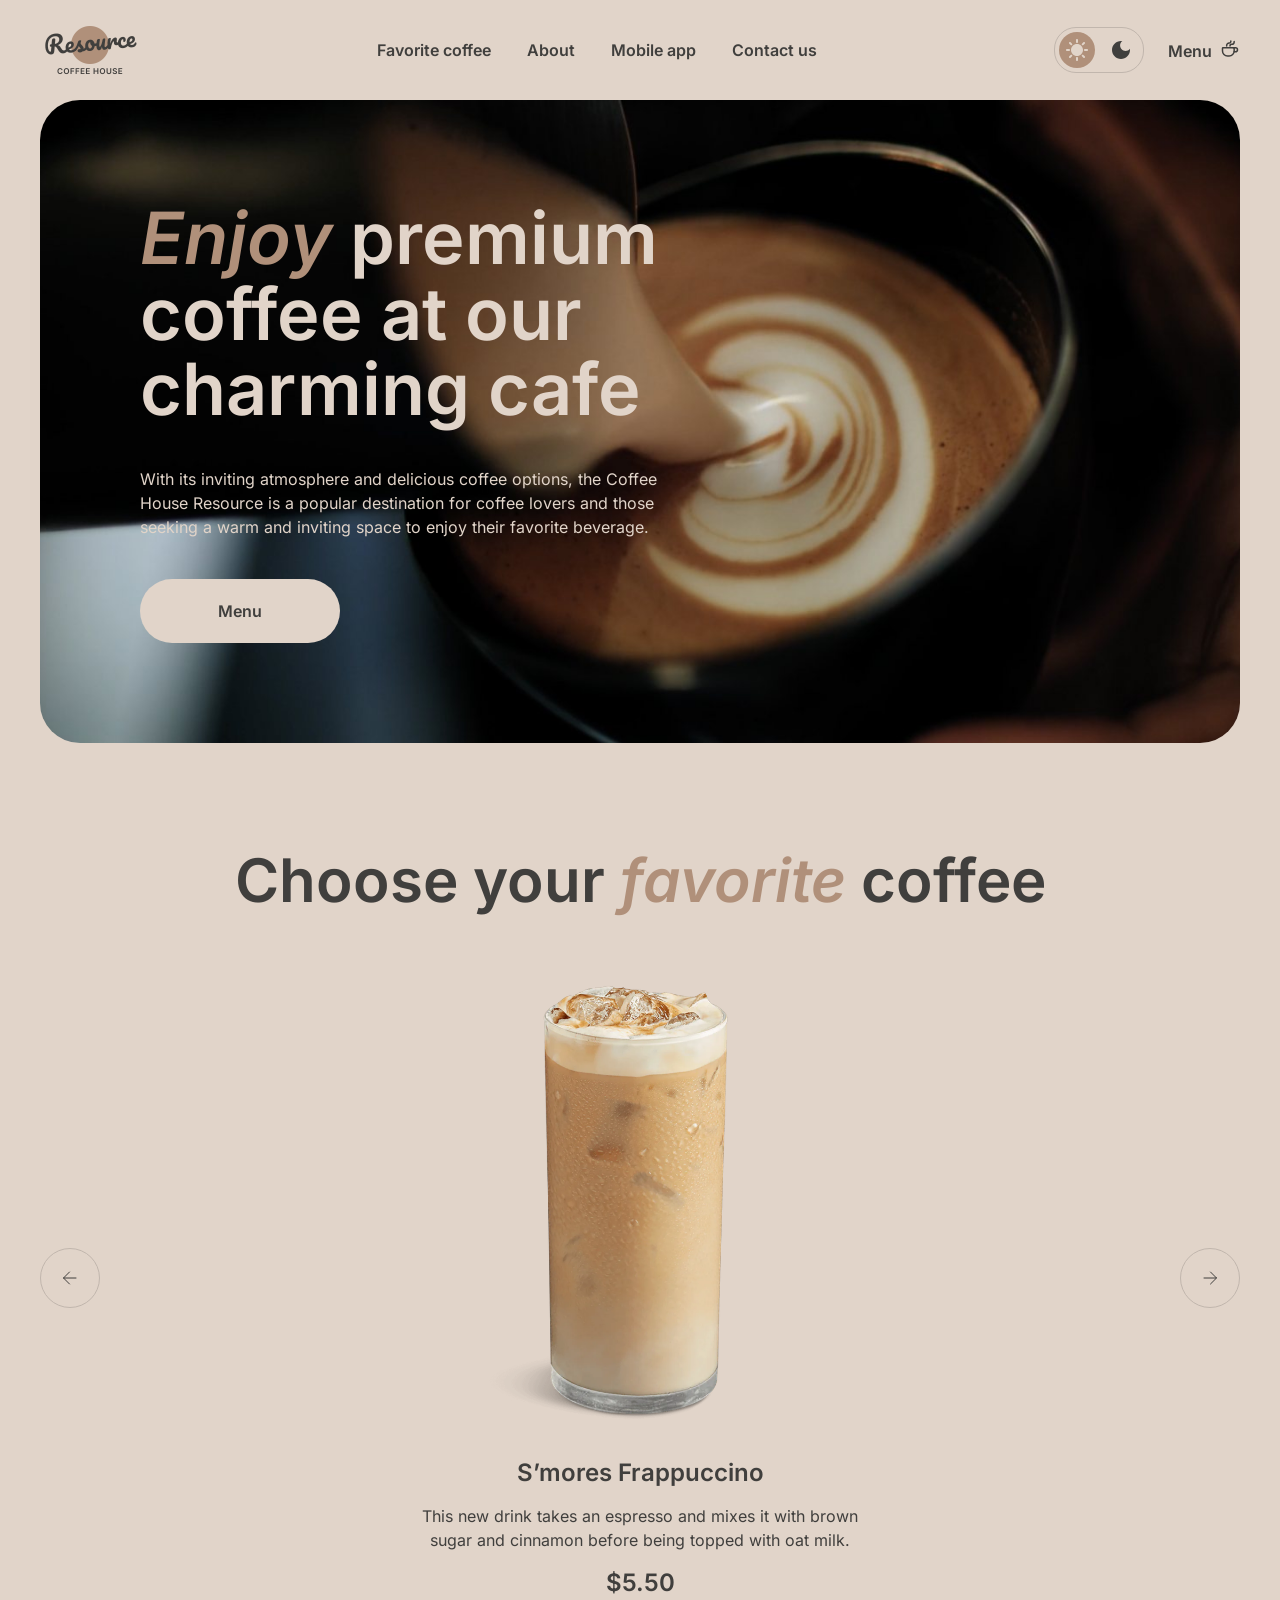
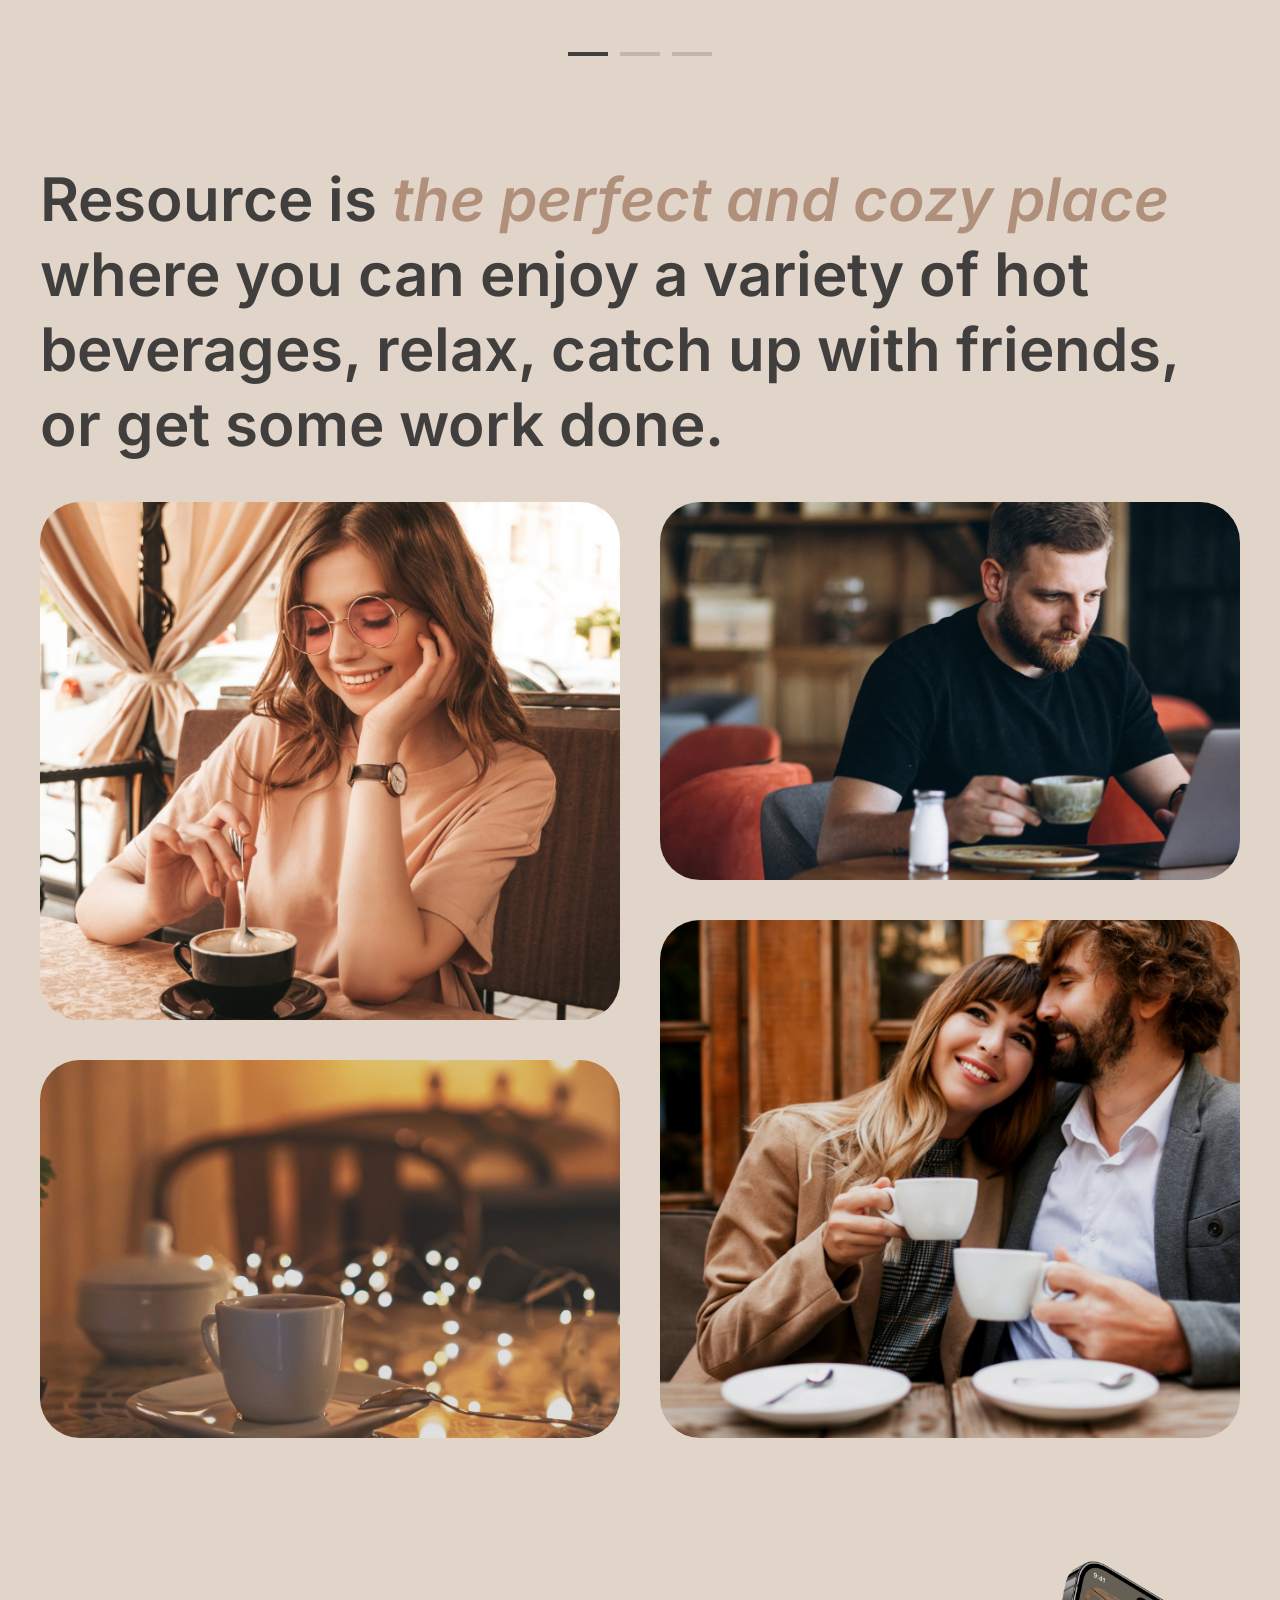
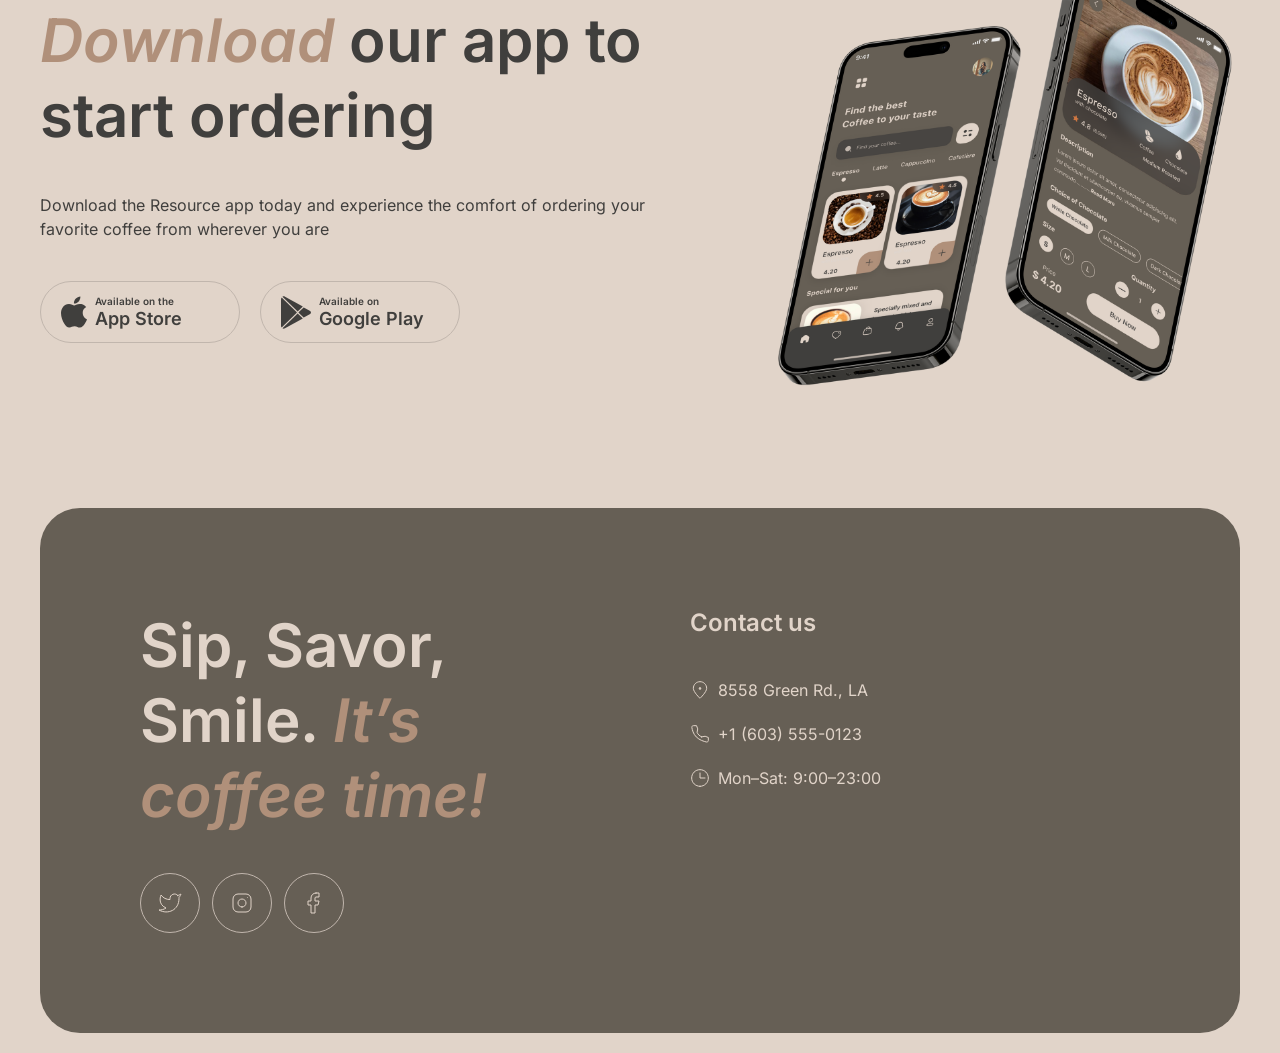
<file: index.html>
<!doctype html>
<html lang="en">
  <head>
    <meta charset="utf-8" />
    <meta name="viewport" content="width=device-width, initial-scale=1.0" />
    <title>Coffee House</title>
    <link rel="icon" href="assets/favicon.svg" type="image/svg+xml" />
    <link
      rel="preload"
      href="assets/images/logo.png"
      as="image"
      type="image/png"
    />
    <link
      rel="preload"
      href="assets/images/logo-dark.png"
      as="image"
      type="image/png"
    />
    <link rel="preconnect" href="https://fonts.googleapis.com" />
    <link rel="preconnect" href="https://fonts.gstatic.com" crossorigin />
    <link
      rel="stylesheet"
      href="https://fonts.googleapis.com/css2?family=Inter:ital,opsz,wght@0,14..32,400;0,14..32,600;1,14..32,600&display=swap"
    />
    <link rel="stylesheet" href="style.css" />
  </head>
  <body>
    <header class="header">
      <div class="container">
        <div class="header__menu">
          <a class="logo" href="index.html">
            <img
              class="logo__image logo__image--light"
              src="assets/images/logo.png"
              alt="Coffee House"
              width="100"
              height="60"
              loading="lazy"
            />
            <img
              class="logo__image logo__image--dark"
              src="assets/images/logo-dark.png"
              alt="Coffee House"
              width="100"
              height="60"
              loading="lazy"
            />
          </a>
          <nav class="nav">
            <ul class="nav__list">
              <li class="nav__item">
                <a class="nav__link" href="#favorite-coffee">Favorite coffee</a>
              </li>
              <li class="nav__item">
                <a class="nav__link" href="#about">About</a>
              </li>
              <li class="nav__item">
                <a class="nav__link" href="#mobile-app">Mobile app</a>
              </li>
              <li class="nav__item">
                <a class="nav__link" href="#contacts">Contact us</a>
              </li>
            </ul>
          </nav>
          <div class="header__actions">
            <input
              class="theme-switch__input visually-hidden"
              type="checkbox"
              id="theme-switch"
            />
            <label class="theme-switch" for="theme-switch">
              <span class="theme-switch__indicator"></span>
              <span class="theme-switch__icon theme-switch__icon--light"
                ><svg
                  class="theme-switch__svg"
                  viewBox="0 0 22 22"
                  xmlns="http://www.w3.org/2000/svg"
                  xmlns:xlink="http://www.w3.org/1999/xlink"
                  width="22"
                  height="22"
                  fill="none"
                >
                  <path
                    d="M10 3L10 1C10 0.45 10.45 0 11 0C11.55 0 12 0.45 12 1L12 3C12 3.55 11.55 4 11 4C10.45 4 10 3.55 10 3ZM17.36 6.05L18.77 4.63C19.16 4.24 19.16 3.61 18.77 3.22C18.38 2.83 17.75 2.83 17.36 3.22L15.95 4.64C15.56 5.03 15.56 5.66 15.95 6.05C16.34 6.44 16.97 6.44 17.36 6.05ZM21 10L19 10C18.45 10 18 10.45 18 11C18 11.55 18.45 12 19 12L21 12C21.55 12 22 11.55 22 11C22 10.45 21.55 10 21 10ZM11 18C10.45 18 10 18.45 10 19L10 21C10 21.55 10.45 22 11 22C11.55 22 12 21.55 12 21L12 19C12 18.45 11.55 18 11 18ZM4.64 6.05L3.22 4.64C2.83 4.25 2.83 3.61 3.22 3.23C3.61 2.85 4.25 2.84 4.63 3.23L6.04 4.64C6.43 5.03 6.43 5.67 6.04 6.05C5.65 6.43 5.02 6.44 4.64 6.05ZM15.95 15.95C15.56 16.34 15.56 16.98 15.95 17.36L17.36 18.77C17.75 19.16 18.39 19.16 18.77 18.77C19.16 18.38 19.16 17.74 18.77 17.36L17.36 15.95C16.98 15.56 16.34 15.56 15.95 15.95ZM1 12L3 12C3.55 12 4 11.55 4 11C4 10.45 3.55 10 3 10L1 10C0.45 10 0 10.45 0 11C0 11.55 0.45 12 1 12ZM4.64 18.78L6.05 17.37C6.44 16.98 6.44 16.34 6.05 15.96C5.66 15.58 5.02 15.57 4.64 15.96L3.23 17.37C2.84 17.76 2.84 18.4 3.23 18.78C3.61 19.17 4.25 19.17 4.64 18.78ZM11 5C7.69 5 5 7.69 5 11C5 14.31 7.69 17 11 17C14.31 17 17 14.31 17 11C17 7.69 14.31 5 11 5Z"
                    fill="currentColor"
                    fill-rule="evenodd"
                  /></svg
              ></span>
              <span class="theme-switch__icon theme-switch__icon--dark"
                ><svg
                  class="theme-switch__svg"
                  viewBox="0 0 18 18"
                  xmlns="http://www.w3.org/2000/svg"
                  xmlns:xlink="http://www.w3.org/1999/xlink"
                  width="18"
                  height="18"
                  fill="none"
                >
                  <path
                    d="M9 0C4.03 0 0 4.03 0 9C0 13.97 4.03 18 9 18C13.97 18 18 13.97 18 9C18 8.54 17.96 8.08 17.9 7.64C16.92 9.01 15.32 9.9 13.5 9.9C10.52 9.9 8.1 7.48 8.1 4.5C8.1 2.69 8.99 1.08 10.36 0.0999999C9.92 0.0399999 9.46 0 9 0Z"
                    fill="currentColor"
                    fill-rule="nonzero"
                  /></svg
              ></span>
              <span class="visually-hidden">Switch colour theme</span>
            </label>
            <a class="menu-link" href="menu.html"
              >Menu<svg
                class="menu-link__icon"
                viewBox="0 0 24 24"
                xmlns="http://www.w3.org/2000/svg"
                xmlns:xlink="http://www.w3.org/1999/xlink"
                width="20"
                height="20"
                fill="none"
              >
                <path
                  d="M0 9.4C0 9.73137 0.268629 10 0.6 10L13.4 10C13.7314 10 14 9.73137 14 9.4L14 6C14 2.68629 11.3137 0 8 0L6 0C2.68629 0 0 2.68629 0 6L0 9.4Z"
                  stroke="currentColor"
                  stroke-linecap="round"
                  stroke-linejoin="round"
                  transform="matrix(-1,0,0,-1,17,21)"
                  vector-effect="non-scaling-stroke"
                />
                <path
                  d="M5 5.5C5 4.5 4.28571 3.5 2.85714 3.5C1.27919 3.5 0 2.22081 0 0.642857L0 0"
                  stroke="currentColor"
                  stroke-linecap="round"
                  stroke-linejoin="round"
                  transform="matrix(-1,0,0,1,17,3.5)"
                  vector-effect="non-scaling-stroke"
                />
                <path
                  d="M5 6L5 5.5C5 3.84315 3.65685 2.5 2 2.5C0.895431 2.5 0 1.60457 0 0.5L0 0"
                  stroke="currentColor"
                  stroke-linecap="round"
                  stroke-linejoin="round"
                  transform="matrix(-1,0,0,1,13,3)"
                  vector-effect="non-scaling-stroke"
                />
                <path
                  d="M16 11L18.5 11C19.8807 11 21 12.1193 21 13.5C21 14.8807 19.8807 16 18.5 16L17 16"
                  stroke="currentColor"
                  stroke-linecap="round"
                  stroke-linejoin="round"
                  vector-effect="non-scaling-stroke"
                /></svg
            ></a>
            <button class="burger" type="button">
              <span class="visually-hidden">Menu</span>
              <span class="burger__line burger__line--top"></span>
              <span class="burger__line burger__line--bottom"></span>
            </button>
          </div>
        </div>
      </div>
    </header>
    <div class="mobile-menu">
      <nav class="mobile-menu__nav">
        <ul class="mobile-menu__list">
          <li class="mobile-menu__item">
            <a class="mobile-menu__link" href="#favorite-coffee"
              >Favorite coffee</a
            >
          </li>
          <li class="mobile-menu__item">
            <a class="mobile-menu__link" href="#about">About</a>
          </li>
          <li class="mobile-menu__item">
            <a class="mobile-menu__link" href="#mobile-app">Mobile app</a>
          </li>
          <li class="mobile-menu__item">
            <a class="mobile-menu__link" href="#contacts">Contact us</a>
          </li>
        </ul>
      </nav>
      <a class="mobile-menu__cta" href="menu.html"
        >Menu<svg
          class="menu-link__icon"
          viewBox="0 0 24 24"
          xmlns="http://www.w3.org/2000/svg"
          xmlns:xlink="http://www.w3.org/1999/xlink"
          width="20"
          height="20"
          fill="none"
        >
          <path
            d="M0 9.4C0 9.73137 0.268629 10 0.6 10L13.4 10C13.7314 10 14 9.73137 14 9.4L14 6C14 2.68629 11.3137 0 8 0L6 0C2.68629 0 0 2.68629 0 6L0 9.4Z"
            stroke="currentColor"
            stroke-linecap="round"
            stroke-linejoin="round"
            transform="matrix(-1,0,0,-1,17,21)"
            vector-effect="non-scaling-stroke"
          />
          <path
            d="M5 5.5C5 4.5 4.28571 3.5 2.85714 3.5C1.27919 3.5 0 2.22081 0 0.642857L0 0"
            stroke="currentColor"
            stroke-linecap="round"
            stroke-linejoin="round"
            transform="matrix(-1,0,0,1,17,3.5)"
            vector-effect="non-scaling-stroke"
          />
          <path
            d="M5 6L5 5.5C5 3.84315 3.65685 2.5 2 2.5C0.895431 2.5 0 1.60457 0 0.5L0 0"
            stroke="currentColor"
            stroke-linecap="round"
            stroke-linejoin="round"
            transform="matrix(-1,0,0,1,13,3)"
            vector-effect="non-scaling-stroke"
          />
          <path
            d="M16 11L18.5 11C19.8807 11 21 12.1193 21 13.5C21 14.8807 19.8807 16 18.5 16L17 16"
            stroke="currentColor"
            stroke-linecap="round"
            stroke-linejoin="round"
            vector-effect="non-scaling-stroke"
          /></svg
      ></a>
    </div>
    <main class="main">
      <section class="hero section section--first">
        <div class="container">
          <div class="hero__inner">
            <div class="hero__offer">
              <h1 class="hero__title">
                <em class="title__accent">Enjoy</em> premium coffee at our
                charming cafe
              </h1>
              <p class="hero__text">
                With its inviting atmosphere and delicious coffee options, the
                Coffee House Resource is a popular destination for coffee lovers
                and those seeking a warm and inviting space to enjoy their
                favorite beverage.
              </p>
              <a class="button" href="menu.html"
                >Menu<svg
                  class="button__icon"
                  viewBox="0 0 24 24"
                  xmlns="http://www.w3.org/2000/svg"
                  xmlns:xlink="http://www.w3.org/1999/xlink"
                  width="20"
                  height="20"
                  fill="none"
                >
                  <path
                    d="M0 9.4C0 9.73137 0.268629 10 0.6 10L13.4 10C13.7314 10 14 9.73137 14 9.4L14 6C14 2.68629 11.3137 0 8 0L6 0C2.68629 0 0 2.68629 0 6L0 9.4Z"
                    stroke="currentColor"
                    stroke-linecap="round"
                    stroke-linejoin="round"
                    transform="matrix(-1,0,0,-1,17,21)"
                    vector-effect="non-scaling-stroke"
                  />
                  <path
                    d="M5 5.5C5 4.5 4.28571 3.5 2.85714 3.5C1.27919 3.5 0 2.22081 0 0.642857L0 0"
                    stroke="currentColor"
                    stroke-linecap="round"
                    stroke-linejoin="round"
                    transform="matrix(-1,0,0,1,17,3.5)"
                    vector-effect="non-scaling-stroke"
                  />
                  <path
                    d="M5 6L5 5.5C5 3.84315 3.65685 2.5 2 2.5C0.895431 2.5 0 1.60457 0 0.5L0 0"
                    stroke="currentColor"
                    stroke-linecap="round"
                    stroke-linejoin="round"
                    transform="matrix(-1,0,0,1,13,3)"
                    vector-effect="non-scaling-stroke"
                  />
                  <path
                    d="M16 11L18.5 11C19.8807 11 21 12.1193 21 13.5C21 14.8807 19.8807 16 18.5 16L17 16"
                    stroke="currentColor"
                    stroke-linecap="round"
                    stroke-linejoin="round"
                    vector-effect="non-scaling-stroke"
                  /></svg
              ></a>
            </div>
          </div>
        </div>
      </section>
      <section class="favorite-coffee section" id="favorite-coffee">
        <div class="container">
          <h2 class="title title--center">
            Choose your <em class="title__accent">favorite</em> coffee
          </h2>
          <div class="slider">
            <button class="slider__button slider__button--prev" type="button">
              <span class="visually-hidden">Previous slide</span>
              <svg
                class="slider__arrow"
                viewBox="0 0 24 24"
                xmlns="http://www.w3.org/2000/svg"
                xmlns:xlink="http://www.w3.org/1999/xlink"
                width="24"
                height="24"
                fill="none"
              >
                <path
                  d="M12.5 6L0 6M6 12L0 6L6 0"
                  stroke="currentColor"
                  stroke-linecap="round"
                  stroke-linejoin="round"
                  stroke-width="1.000000"
                  transform="matrix(-1,0,0,1,18.5,6)"
                  vector-effect="non-scaling-stroke"
                />
              </svg>
            </button>
            <div class="slider__viewport">
              <ul class="slider__list">
                <li class="slider__slide">
                  <div class="slider__content">
                    <div
                      class="slider__image slider__image--smores-frappuccino"
                    ></div>
                    <div class="slider__description">
                      <h3 class="slider__name">S’mores Frappuccino</h3>
                      <p class="slider__text">
                        This new drink takes an espresso and mixes it with brown
                        sugar and cinnamon before being topped with oat milk.
                      </p>
                      <p class="slider__price">$5.50</p>
                    </div>
                  </div>
                </li>
                <li class="slider__slide">
                  <div class="slider__content">
                    <div
                      class="slider__image slider__image--caramel-macchiato"
                    ></div>
                    <div class="slider__description">
                      <h3 class="slider__name">Caramel Macchiato</h3>
                      <p class="slider__text">
                        Fragrant and unique classic espresso with rich
                        caramel-peanut syrup, with cream under whipped thick
                        foam.
                      </p>
                      <p class="slider__price">$5.00</p>
                    </div>
                  </div>
                </li>
                <li class="slider__slide">
                  <div class="slider__content">
                    <div class="slider__image slider__image--ice-coffee"></div>
                    <div class="slider__description">
                      <h3 class="slider__name">Ice coffee</h3>
                      <p class="slider__text">
                        A popular summer drink that tones and invigorates.
                        Prepared from coffee, milk and ice.
                      </p>
                      <p class="slider__price">$4.50</p>
                    </div>
                  </div>
                </li>
              </ul>
            </div>
            <button class="slider__button slider__button--next" type="button">
              <span class="visually-hidden">Next slide</span>
              <svg
                class="slider__arrow"
                viewBox="0 0 24 24"
                xmlns="http://www.w3.org/2000/svg"
                xmlns:xlink="http://www.w3.org/1999/xlink"
                width="24"
                height="24"
                fill="none"
              >
                <path
                  d="M12.5 6L0 6M6 12L0 6L6 0"
                  stroke="currentColor"
                  stroke-linecap="round"
                  stroke-linejoin="round"
                  stroke-width="1.000000"
                  transform="matrix(-1,0,0,1,18.5,6)"
                  vector-effect="non-scaling-stroke"
                />
              </svg>
            </button>
          </div>
          <ul class="slider__controls">
            <li class="slider__controls-item">
              <button
                class="slider__control slider__control--active"
                type="button"
              >
                <span class="visually-hidden">Slide 1</span>
              </button>
            </li>
            <li class="slider__controls-item">
              <button class="slider__control" type="button">
                <span class="visually-hidden">Slide 2</span>
              </button>
            </li>
            <li class="slider__controls-item">
              <button class="slider__control" type="button">
                <span class="visually-hidden">Slide 3</span>
              </button>
            </li>
          </ul>
        </div>
      </section>
      <section class="about section" id="about">
        <div class="container">
          <h2 class="title">
            Resource is
            <em class="title__accent">the perfect and cozy place</em> where you
            can enjoy a variety of hot beverages, relax, catch up with friends,
            or get some work done.
          </h2>
          <div class="about__grid">
            <div class="about__column">
              <div
                class="about__image about__image--tall about__image--woman"
              ></div>
              <div
                class="about__image about__image--wide about__image--table"
              ></div>
            </div>
            <div class="about__column">
              <div
                class="about__image about__image--wide about__image--man"
              ></div>
              <div
                class="about__image about__image--tall about__image--couple"
              ></div>
            </div>
          </div>
        </div>
      </section>
      <section class="mobile-app section" id="mobile-app">
        <div class="container mobile-app__container">
          <div class="mobile-app__offer">
            <h2 class="title">
              <em class="title__accent">Download</em> our app to start ordering
            </h2>
            <p class="mobile-app__text">
              Download the Resource app today and experience the comfort of
              ordering your favorite coffee from wherever you are
            </p>
            <div class="mobile-app__buttons">
              <a class="store-button" href="#">
                <svg
                  class="store-button__icon"
                  viewBox="0 0 26.4102 31.6486"
                  xmlns="http://www.w3.org/2000/svg"
                  xmlns:xlink="http://www.w3.org/1999/xlink"
                  width="26"
                  height="32"
                  fill="none"
                >
                  <g>
                    <path
                      d="M19.648 -0C19.8592 1.872 19.0983 3.7167 17.9863 5.07264C16.8259 6.40748 14.9695 7.42846 13.1615 7.29696C12.9248 5.49566 13.8409 3.58024 14.8664 2.41164C16.0256 1.08548 18.0384 0.06948 19.648 -0ZM25.5669 10.7989C25.3653 10.9162 22.0212 12.8621 22.0578 16.8306C22.0998 21.6229 26.3572 23.2071 26.4093 23.2245C26.3839 23.3361 25.7426 25.5108 24.1458 27.719C22.8124 29.6629 21.4153 31.5635 19.1963 31.5982C18.1414 31.6219 17.429 31.3261 16.6868 31.0179C15.9125 30.6964 15.1057 30.3614 13.8435 30.3614C11.3483 30.3614 10.576 31.5635 8.50842 31.6466C6.39504 31.7223 4.7804 29.5711 3.3986 27.6446C0.6363 23.7107 -1.514 16.5589 1.36918 11.6922C2.76624 9.30542 5.31352 7.76836 8.03638 7.72742C9.2354 7.70352 10.3854 8.15406 11.3935 8.549C12.1645 8.85104 12.8524 9.12056 13.4159 9.12056C13.9109 9.12056 14.5795 8.86182 15.3589 8.56024C16.5871 8.08496 18.0901 7.50334 19.6213 7.66044C20.6684 7.6902 23.6483 8.06362 25.5709 10.7966L25.5669 10.7989Z"
                      fill="currentColor"
                      fill-rule="evenodd"
                    />
                  </g>
                </svg>
                <span class="store-button__label">
                  <span class="store-button__caption">Available on the</span>
                  <span class="store-button__name">App Store</span>
                </span>
              </a>
              <a class="store-button" href="#">
                <svg
                  class="store-button__icon"
                  viewBox="0 0 30.3438 32.7934"
                  xmlns="http://www.w3.org/2000/svg"
                  xmlns:xlink="http://www.w3.org/1999/xlink"
                  width="30"
                  height="33"
                  fill="none"
                >
                  <g>
                    <path
                      d="M0.456669 24.2806C0.167404 23.9819 0 23.5168 0 22.9145L0 1.43163C0 0.829349 0.167404 0.364283 0.456669 0.0655717L0.528063 0L12.7314 12.0334L12.7314 12.3176L0.528063 24.351L0.456669 24.2806Z"
                      fill="currentColor"
                      fill-rule="nonzero"
                      transform="matrix(1.25299,0,0,-1.23841,0,31.4724)"
                    />
                    <path
                      d="M4.06326 0L0 4.01317L0 4.29731L4.06818 8.31048L4.15927 8.25826L8.97708 5.55408C10.352 4.78666 10.352 3.52382 8.97708 2.75154L4.15927 0.0522151L4.06326 0Z"
                      fill="currentColor"
                      fill-rule="nonzero"
                      transform="matrix(1.25299,0,0,-1.23841,17.8027,21.5399)"
                    />
                    <path
                      d="M16.434 8.39191L12.2747 12.4949L0 0.384997C0.45667 -0.0885691 1.20137 -0.145641 2.04825 0.327925L16.434 8.39191Z"
                      fill="currentColor"
                      fill-rule="nonzero"
                      transform="matrix(1.25299,0,0,-1.23841,1.49805,32.7933)"
                    />
                    <path
                      d="M16.434 4.10302L2.04825 12.167C1.20137 12.6357 0.45667 12.5786 0 12.1051L12.2747 0L16.434 4.10302Z"
                      fill="currentColor"
                      fill-rule="nonzero"
                      transform="matrix(1.25299,0,0,-1.23841,1.49805,15.4688)"
                    />
                  </g>
                </svg>
                <span class="store-button__label">
                  <span class="store-button__caption">Available on</span>
                  <span class="store-button__name">Google Play</span>
                </span>
              </a>
            </div>
          </div>
          <div class="mobile-app__screens"></div>
        </div>
      </section>
    </main>
    <footer class="footer section" id="contacts">
      <div class="container">
        <div class="footer__inner">
          <div class="footer__offer">
            <h2 class="title title--invert">
              Sip, Savor, Smile.
              <em class="title__accent">It&rsquo;s coffee time!</em>
            </h2>
            <ul class="socials">
              <li class="socials__item">
                <a class="social-button" href="#" aria-label="Twitter">
                  <svg
                    class="social-button__icon"
                    viewBox="0 0 24 24"
                    xmlns="http://www.w3.org/2000/svg"
                    xmlns:xlink="http://www.w3.org/1999/xlink"
                    width="24"
                    height="24"
                    fill="none"
                  >
                    <path
                      d="M19.86 4.54006C19.2577 3.84757 18.4573 3.35675 17.567 3.13398C16.6767 2.91122 15.7395 2.96725 14.8821 3.29451C14.0247 3.62177 13.2884 4.20446 12.773 4.96377C12.2575 5.72309 11.9877 6.62239 12 7.54006L12 8.54006C10.2426 8.58562 8.50127 8.19587 6.93101 7.4055C5.36074 6.61514 4.01032 5.44869 3 4.01006C3 4.01006 -1 13.0101 8 17.0101C5.94053 18.408 3.48716 19.109 1 19.0101C10 24.0101 21 19.0101 21 7.51006C20.9991 7.23151 20.9723 6.95365 20.92 6.68006C21.9406 5.67355 23 3.01006 23 3.01006C23 3.01006 20.9821 4.20217 19.86 4.54006Z"
                      fill-rule="nonzero"
                      stroke="currentColor"
                      stroke-linecap="round"
                      stroke-linejoin="round"
                      vector-effect="non-scaling-stroke"
                    />
                  </svg>
                </a>
              </li>
              <li class="socials__item">
                <a class="social-button" href="#" aria-label="Instagram">
                  <svg
                    class="social-button__icon"
                    viewBox="0 0 24 24"
                    xmlns="http://www.w3.org/2000/svg"
                    xmlns:xlink="http://www.w3.org/1999/xlink"
                    width="24"
                    height="24"
                    fill="none"
                  >
                    <path
                      d="M12 16C9.79086 16 8 14.2091 8 12C8 9.79086 9.79086 8 12 8C14.2091 8 16 9.79086 16 12C16 14.2091 14.2091 16 12 16Z"
                      stroke="currentColor"
                      stroke-linecap="round"
                      stroke-linejoin="round"
                      vector-effect="non-scaling-stroke"
                    />
                    <path
                      d="M3 16C3 18.7614 5.23858 21 8 21L16 21C18.7614 21 21 18.7614 21 16L21 8C21 5.23858 18.7614 3 16 3L8 3C5.23858 3 3 5.23858 3 8L3 16Z"
                      stroke="currentColor"
                      vector-effect="non-scaling-stroke"
                    />
                    <path
                      d="M17.5 6.51L17.51 6.5"
                      stroke="currentColor"
                      stroke-linecap="round"
                      stroke-linejoin="round"
                      vector-effect="non-scaling-stroke"
                    />
                  </svg>
                </a>
              </li>
              <li class="socials__item">
                <a class="social-button" href="#" aria-label="Facebook">
                  <svg
                    class="social-button__icon"
                    viewBox="0 0 24 24"
                    xmlns="http://www.w3.org/2000/svg"
                    xmlns:xlink="http://www.w3.org/1999/xlink"
                    width="24"
                    height="24"
                    fill="none"
                  >
                    <path
                      d="M14 2C12.6739 2 11.4021 2.52678 10.4645 3.46447C9.52678 4.40215 9 5.67392 9 7L9 10L6 10L6 14L9 14L9 22L13 22L13 14L16 14L17 10L13 10L13 7C13 6.73478 13.1054 6.48043 13.2929 6.29289C13.4804 6.10536 13.7348 6 14 6L17 6L17 2L14 2Z"
                      fill-rule="nonzero"
                      stroke="currentColor"
                      stroke-linecap="round"
                      stroke-linejoin="round"
                      vector-effect="non-scaling-stroke"
                    />
                  </svg>
                </a>
              </li>
            </ul>
          </div>
          <div class="footer__contacts">
            <h3 class="footer__subtitle">Contact us</h3>
            <ul class="contacts">
              <li class="contacts__item">
                <a
                  class="contacts__link"
                  href="https://maps.google.com/?q=8558+Green+Rd+LA"
                >
                  <svg
                    class="contacts__icon"
                    viewBox="0 0 24 24"
                    xmlns="http://www.w3.org/2000/svg"
                    xmlns:xlink="http://www.w3.org/1999/xlink"
                    width="20"
                    height="20"
                    fill="none"
                  >
                    <path
                      d="M12 22C12 22 4 14.4183 4 10C4 5.58172 7.58172 2 12 2C16.4183 2 20 5.58172 20 10C20 14.4183 12 22 12 22Z"
                      fill-rule="nonzero"
                      stroke="currentColor"
                      vector-effect="non-scaling-stroke"
                    />
                    <path
                      d="M12 11C12.5523 11 13 10.5523 13 10C13 9.44771 12.5523 9 12 9C11.4477 9 11 9.44771 11 10C11 10.5523 11.4477 11 12 11Z"
                      fill="currentColor"
                      fill-rule="evenodd"
                    />
                    <path
                      d="M12 11C11.4477 11 11 10.5523 11 10C11 9.44771 11.4477 9 12 9C12.5523 9 13 9.44771 13 10C13 10.5523 12.5523 11 12 11Z"
                      fill-rule="evenodd"
                      stroke="currentColor"
                      stroke-linecap="round"
                      stroke-linejoin="round"
                      vector-effect="non-scaling-stroke"
                    />
                  </svg>
                  8558 Green Rd., LA
                </a>
              </li>
              <li class="contacts__item">
                <a class="contacts__link" href="tel:+16035550123">
                  <svg
                    class="contacts__icon"
                    viewBox="0 0 24 24"
                    xmlns="http://www.w3.org/2000/svg"
                    xmlns:xlink="http://www.w3.org/1999/xlink"
                    width="20"
                    height="20"
                    fill="none"
                  >
                    <path
                      d="M13.9998 15.5C11.2181 14.1038 9.49985 12.5 8.49985 10L9.2698 5.8699L7.81436 2L4.06344 2C2.9359 2 2.04809 2.93271 2.21653 4.0476C2.63707 6.83112 3.87678 11.8769 7.49985 15.5C11.3043 19.3044 16.7833 20.9557 19.8 21.6123C20.9647 21.8658 21.9999 20.9575 21.9999 19.7655L21.9998 16.1812L18.1181 14.702L13.9998 15.5Z"
                      fill-rule="nonzero"
                      stroke="currentColor"
                      stroke-linecap="round"
                      stroke-linejoin="round"
                      vector-effect="non-scaling-stroke"
                    />
                  </svg>
                  +1 (603) 555-0123
                </a>
              </li>
              <li class="contacts__item">
                <a class="contacts__link" href="#">
                  <svg
                    class="contacts__icon"
                    viewBox="0 0 24 24"
                    xmlns="http://www.w3.org/2000/svg"
                    xmlns:xlink="http://www.w3.org/1999/xlink"
                    width="20"
                    height="20"
                    fill="none"
                  >
                    <path
                      d="M12 6L12 12L18 12"
                      stroke="currentColor"
                      stroke-linecap="round"
                      stroke-linejoin="round"
                      vector-effect="non-scaling-stroke"
                    />
                    <path
                      d="M12 22C6.47715 22 2 17.5228 2 12C2 6.47715 6.47715 2 12 2C17.5228 2 22 6.47715 22 12C22 17.5228 17.5228 22 12 22Z"
                      stroke="currentColor"
                      stroke-linecap="round"
                      stroke-linejoin="round"
                      vector-effect="non-scaling-stroke"
                    />
                  </svg>
                  Mon–Sat: 9:00–23:00
                </a>
              </li>
            </ul>
          </div>
        </div>
      </div>
    </footer>
    <script src="script.js" defer></script>
  </body>
</html>
</file>
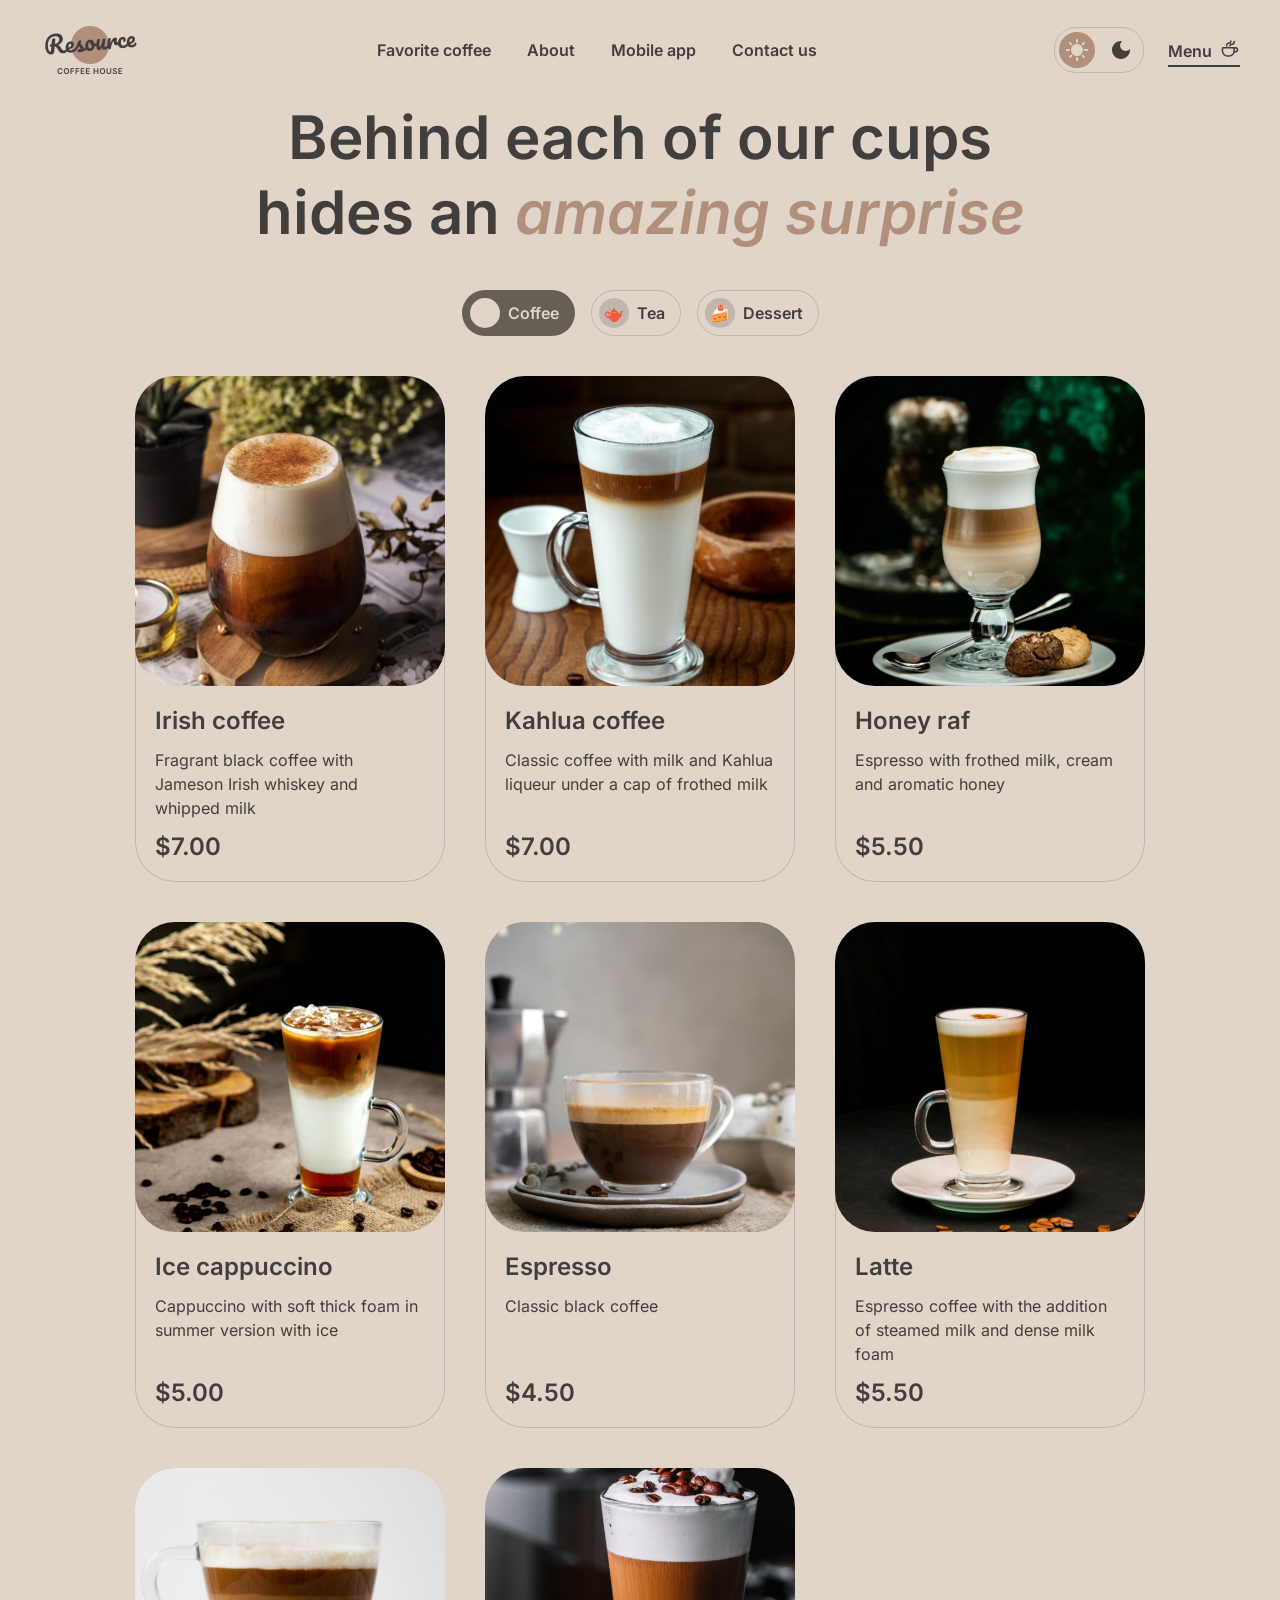
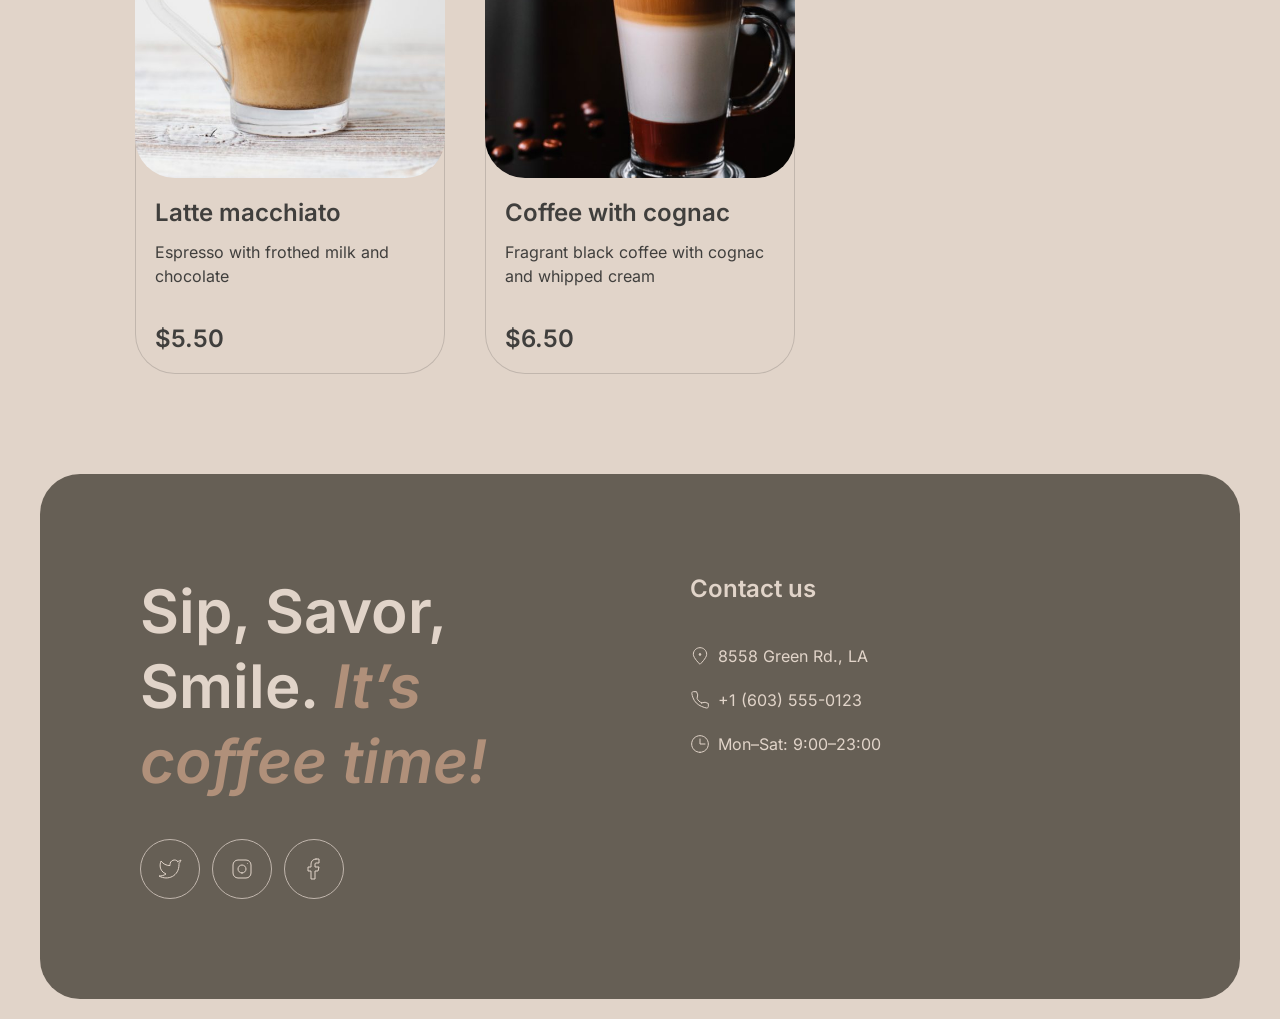
<file: menu.html>
<!doctype html>
<html lang="en">
  <head>
    <meta charset="utf-8" />
    <meta name="viewport" content="width=device-width, initial-scale=1.0" />
    <title>Menu — Coffee House</title>
    <link rel="icon" href="assets/favicon.svg" type="image/svg+xml" />
    <link
      rel="preload"
      href="assets/images/logo.png"
      as="image"
      type="image/png"
    />
    <link
      rel="preload"
      href="assets/images/logo-dark.png"
      as="image"
      type="image/png"
    />
    <link rel="preconnect" href="https://fonts.googleapis.com" />
    <link rel="preconnect" href="https://fonts.gstatic.com" crossorigin />
    <link
      rel="stylesheet"
      href="https://fonts.googleapis.com/css2?family=Inter:ital,opsz,wght@0,14..32,400;0,14..32,600;1,14..32,600&display=swap"
    />
    <link rel="stylesheet" href="style.css" />
  </head>
  <body>
    <header class="header">
      <div class="container">
        <div class="header__menu">
          <a class="logo" href="index.html">
            <img
              class="logo__image logo__image--light"
              src="assets/images/logo.png"
              alt="Coffee House"
              width="100"
              height="60"
              loading="lazy"
            />
            <img
              class="logo__image logo__image--dark"
              src="assets/images/logo-dark.png"
              alt="Coffee House"
              width="100"
              height="60"
              loading="lazy"
            />
          </a>
          <nav class="nav">
            <ul class="nav__list">
              <li class="nav__item">
                <a class="nav__link" href="index.html#favorite-coffee"
                  >Favorite coffee</a
                >
              </li>
              <li class="nav__item">
                <a class="nav__link" href="index.html#about">About</a>
              </li>
              <li class="nav__item">
                <a class="nav__link" href="index.html#mobile-app">Mobile app</a>
              </li>
              <li class="nav__item">
                <a class="nav__link" href="index.html#contacts">Contact us</a>
              </li>
            </ul>
          </nav>
          <div class="header__actions">
            <input
              class="theme-switch__input visually-hidden"
              type="checkbox"
              id="theme-switch"
            />
            <label class="theme-switch" for="theme-switch">
              <span class="theme-switch__indicator"></span>
              <span class="theme-switch__icon theme-switch__icon--light"
                ><svg
                  class="theme-switch__svg"
                  viewBox="0 0 22 22"
                  xmlns="http://www.w3.org/2000/svg"
                  xmlns:xlink="http://www.w3.org/1999/xlink"
                  width="22"
                  height="22"
                  fill="none"
                >
                  <path
                    d="M10 3L10 1C10 0.45 10.45 0 11 0C11.55 0 12 0.45 12 1L12 3C12 3.55 11.55 4 11 4C10.45 4 10 3.55 10 3ZM17.36 6.05L18.77 4.63C19.16 4.24 19.16 3.61 18.77 3.22C18.38 2.83 17.75 2.83 17.36 3.22L15.95 4.64C15.56 5.03 15.56 5.66 15.95 6.05C16.34 6.44 16.97 6.44 17.36 6.05ZM21 10L19 10C18.45 10 18 10.45 18 11C18 11.55 18.45 12 19 12L21 12C21.55 12 22 11.55 22 11C22 10.45 21.55 10 21 10ZM11 18C10.45 18 10 18.45 10 19L10 21C10 21.55 10.45 22 11 22C11.55 22 12 21.55 12 21L12 19C12 18.45 11.55 18 11 18ZM4.64 6.05L3.22 4.64C2.83 4.25 2.83 3.61 3.22 3.23C3.61 2.85 4.25 2.84 4.63 3.23L6.04 4.64C6.43 5.03 6.43 5.67 6.04 6.05C5.65 6.43 5.02 6.44 4.64 6.05ZM15.95 15.95C15.56 16.34 15.56 16.98 15.95 17.36L17.36 18.77C17.75 19.16 18.39 19.16 18.77 18.77C19.16 18.38 19.16 17.74 18.77 17.36L17.36 15.95C16.98 15.56 16.34 15.56 15.95 15.95ZM1 12L3 12C3.55 12 4 11.55 4 11C4 10.45 3.55 10 3 10L1 10C0.45 10 0 10.45 0 11C0 11.55 0.45 12 1 12ZM4.64 18.78L6.05 17.37C6.44 16.98 6.44 16.34 6.05 15.96C5.66 15.58 5.02 15.57 4.64 15.96L3.23 17.37C2.84 17.76 2.84 18.4 3.23 18.78C3.61 19.17 4.25 19.17 4.64 18.78ZM11 5C7.69 5 5 7.69 5 11C5 14.31 7.69 17 11 17C14.31 17 17 14.31 17 11C17 7.69 14.31 5 11 5Z"
                    fill="currentColor"
                    fill-rule="evenodd"
                  /></svg
              ></span>
              <span class="theme-switch__icon theme-switch__icon--dark"
                ><svg
                  class="theme-switch__svg"
                  viewBox="0 0 18 18"
                  xmlns="http://www.w3.org/2000/svg"
                  xmlns:xlink="http://www.w3.org/1999/xlink"
                  width="18"
                  height="18"
                  fill="none"
                >
                  <path
                    d="M9 0C4.03 0 0 4.03 0 9C0 13.97 4.03 18 9 18C13.97 18 18 13.97 18 9C18 8.54 17.96 8.08 17.9 7.64C16.92 9.01 15.32 9.9 13.5 9.9C10.52 9.9 8.1 7.48 8.1 4.5C8.1 2.69 8.99 1.08 10.36 0.0999999C9.92 0.0399999 9.46 0 9 0Z"
                    fill="currentColor"
                    fill-rule="nonzero"
                  /></svg
              ></span>
              <span class="visually-hidden">Switch colour theme</span>
            </label>
            <a class="menu-link" href="menu.html" aria-current="page"
              >Menu<svg
                class="menu-link__icon"
                viewBox="0 0 24 24"
                xmlns="http://www.w3.org/2000/svg"
                xmlns:xlink="http://www.w3.org/1999/xlink"
                width="20"
                height="20"
                fill="none"
              >
                <path
                  d="M0 9.4C0 9.73137 0.268629 10 0.6 10L13.4 10C13.7314 10 14 9.73137 14 9.4L14 6C14 2.68629 11.3137 0 8 0L6 0C2.68629 0 0 2.68629 0 6L0 9.4Z"
                  stroke="currentColor"
                  stroke-linecap="round"
                  stroke-linejoin="round"
                  transform="matrix(-1,0,0,-1,17,21)"
                  vector-effect="non-scaling-stroke"
                />
                <path
                  d="M5 5.5C5 4.5 4.28571 3.5 2.85714 3.5C1.27919 3.5 0 2.22081 0 0.642857L0 0"
                  stroke="currentColor"
                  stroke-linecap="round"
                  stroke-linejoin="round"
                  transform="matrix(-1,0,0,1,17,3.5)"
                  vector-effect="non-scaling-stroke"
                />
                <path
                  d="M5 6L5 5.5C5 3.84315 3.65685 2.5 2 2.5C0.895431 2.5 0 1.60457 0 0.5L0 0"
                  stroke="currentColor"
                  stroke-linecap="round"
                  stroke-linejoin="round"
                  transform="matrix(-1,0,0,1,13,3)"
                  vector-effect="non-scaling-stroke"
                />
                <path
                  d="M16 11L18.5 11C19.8807 11 21 12.1193 21 13.5C21 14.8807 19.8807 16 18.5 16L17 16"
                  stroke="currentColor"
                  stroke-linecap="round"
                  stroke-linejoin="round"
                  vector-effect="non-scaling-stroke"
                /></svg
            ></a>
            <button class="burger" type="button">
              <span class="visually-hidden">Menu</span>
              <span class="burger__line burger__line--top"></span>
              <span class="burger__line burger__line--bottom"></span>
            </button>
          </div>
        </div>
      </div>
    </header>
    <div class="mobile-menu">
      <nav class="mobile-menu__nav">
        <ul class="mobile-menu__list">
          <li class="mobile-menu__item">
            <a class="mobile-menu__link" href="index.html#favorite-coffee"
              >Favorite coffee</a
            >
          </li>
          <li class="mobile-menu__item">
            <a class="mobile-menu__link" href="index.html#about">About</a>
          </li>
          <li class="mobile-menu__item">
            <a class="mobile-menu__link" href="index.html#mobile-app"
              >Mobile app</a
            >
          </li>
          <li class="mobile-menu__item">
            <a class="mobile-menu__link" href="index.html#contacts"
              >Contact us</a
            >
          </li>
        </ul>
      </nav>
      <a class="mobile-menu__cta" href="menu.html" aria-current="page"
        >Menu<svg
          class="menu-link__icon"
          viewBox="0 0 24 24"
          xmlns="http://www.w3.org/2000/svg"
          xmlns:xlink="http://www.w3.org/1999/xlink"
          width="20"
          height="20"
          fill="none"
        >
          <path
            d="M0 9.4C0 9.73137 0.268629 10 0.6 10L13.4 10C13.7314 10 14 9.73137 14 9.4L14 6C14 2.68629 11.3137 0 8 0L6 0C2.68629 0 0 2.68629 0 6L0 9.4Z"
            stroke="currentColor"
            stroke-linecap="round"
            stroke-linejoin="round"
            transform="matrix(-1,0,0,-1,17,21)"
            vector-effect="non-scaling-stroke"
          />
          <path
            d="M5 5.5C5 4.5 4.28571 3.5 2.85714 3.5C1.27919 3.5 0 2.22081 0 0.642857L0 0"
            stroke="currentColor"
            stroke-linecap="round"
            stroke-linejoin="round"
            transform="matrix(-1,0,0,1,17,3.5)"
            vector-effect="non-scaling-stroke"
          />
          <path
            d="M5 6L5 5.5C5 3.84315 3.65685 2.5 2 2.5C0.895431 2.5 0 1.60457 0 0.5L0 0"
            stroke="currentColor"
            stroke-linecap="round"
            stroke-linejoin="round"
            transform="matrix(-1,0,0,1,13,3)"
            vector-effect="non-scaling-stroke"
          />
          <path
            d="M16 11L18.5 11C19.8807 11 21 12.1193 21 13.5C21 14.8807 19.8807 16 18.5 16L17 16"
            stroke="currentColor"
            stroke-linecap="round"
            stroke-linejoin="round"
            vector-effect="non-scaling-stroke"
          /></svg
      ></a>
    </div>
    <main class="main">
      <section class="menu section section--first">
        <div class="container menu__container">
          <h2 class="title title--center menu__title">
            Behind each of our cups hides an
            <em class="title__accent">amazing surprise</em>
          </h2>
          <div class="menu__inner">
            <nav class="categories">
              <ul class="categories__list">
                <li class="categories__item">
                  <button
                    class="categories__button categories__button--active"
                    type="button"
                  >
                    <span class="categories__icon">☕</span>
                    Coffee
                  </button>
                </li>
                <li class="categories__item">
                  <button class="categories__button" type="button">
                    <span class="categories__icon">🫖</span>
                    Tea
                  </button>
                </li>
                <li class="categories__item">
                  <button class="categories__button" type="button">
                    <span class="categories__icon">🍰</span>
                    Dessert
                  </button>
                </li>
              </ul>
            </nav>
            <ul class="cards">
              <li class="card" data-category="coffee">
                <div class="card__box">
                  <img
                    class="card__image"
                    src="assets/images/menu/irish-coffee.jpg"
                    alt="Irish coffee"
                    loading="lazy"
                  />
                </div>
                <h3 class="card__title">Irish coffee</h3>
                <p class="card__description">
                  Fragrant black coffee with Jameson Irish whiskey and whipped
                  milk
                </p>
                <span class="card__price">$7.00</span>
              </li>
              <li class="card" data-category="coffee">
                <div class="card__box">
                  <img
                    class="card__image"
                    src="assets/images/menu/kahlua-coffee.jpg"
                    alt="Kahlua coffee"
                    loading="lazy"
                  />
                </div>
                <h3 class="card__title">Kahlua coffee</h3>
                <p class="card__description">
                  Classic coffee with milk and Kahlua liqueur under a cap of
                  frothed milk
                </p>
                <span class="card__price">$7.00</span>
              </li>
              <li class="card" data-category="coffee">
                <div class="card__box">
                  <img
                    class="card__image"
                    src="assets/images/menu/honey-raf.jpg"
                    alt="Honey raf"
                    loading="lazy"
                  />
                </div>
                <h3 class="card__title">Honey raf</h3>
                <p class="card__description">
                  Espresso with frothed milk, cream and aromatic honey
                </p>
                <span class="card__price">$5.50</span>
              </li>
              <li class="card" data-category="coffee">
                <div class="card__box">
                  <img
                    class="card__image"
                    src="assets/images/menu/ice-cappuccino.jpg"
                    alt="Ice cappuccino"
                    loading="lazy"
                  />
                </div>
                <h3 class="card__title">Ice cappuccino</h3>
                <p class="card__description">
                  Cappuccino with soft thick foam in summer version with ice
                </p>
                <span class="card__price">$5.00</span>
              </li>
              <li class="card" data-category="coffee">
                <div class="card__box">
                  <img
                    class="card__image"
                    src="assets/images/menu/espresso.jpg"
                    alt="Espresso"
                    loading="lazy"
                  />
                </div>
                <h3 class="card__title">Espresso</h3>
                <p class="card__description">Classic black coffee</p>
                <span class="card__price">$4.50</span>
              </li>
              <li class="card" data-category="coffee">
                <div class="card__box">
                  <img
                    class="card__image"
                    src="assets/images/menu/latte.jpg"
                    alt="Latte"
                    loading="lazy"
                  />
                </div>
                <h3 class="card__title">Latte</h3>
                <p class="card__description">
                  Espresso coffee with the addition of steamed milk and dense
                  milk foam
                </p>
                <span class="card__price">$5.50</span>
              </li>
              <li class="card" data-category="coffee">
                <div class="card__box">
                  <img
                    class="card__image"
                    src="assets/images/menu/latte-macchiato.jpg"
                    alt="Latte macchiato"
                    loading="lazy"
                  />
                </div>
                <h3 class="card__title">Latte macchiato</h3>
                <p class="card__description">
                  Espresso with frothed milk and chocolate
                </p>
                <span class="card__price">$5.50</span>
              </li>
              <li class="card" data-category="coffee">
                <div class="card__box">
                  <img
                    class="card__image"
                    src="assets/images/menu/coffee-with-cognac.jpg"
                    alt="Coffee with cognac"
                    loading="lazy"
                  />
                </div>
                <h3 class="card__title">Coffee with cognac</h3>
                <p class="card__description">
                  Fragrant black coffee with cognac and whipped cream
                </p>
                <span class="card__price">$6.50</span>
              </li>
              <li class="card card--hidden" data-category="tea">
                <div class="card__box">
                  <img
                    class="card__image"
                    src="assets/images/menu/moroccan-tea.jpg"
                    alt="Moroccan"
                    loading="lazy"
                  />
                </div>
                <h3 class="card__title">Moroccan</h3>
                <p class="card__description">
                  Fragrant black tea with the addition of tangerine, cinnamon,
                  honey, lemon and mint
                </p>
                <span class="card__price">$4.50</span>
              </li>
              <li class="card card--hidden" data-category="tea">
                <div class="card__box">
                  <img
                    class="card__image"
                    src="assets/images/menu/ginger-tea.jpg"
                    alt="Ginger"
                    loading="lazy"
                  />
                </div>
                <h3 class="card__title">Ginger</h3>
                <p class="card__description">
                  Original black tea with fresh ginger, lemon and honey
                </p>
                <span class="card__price">$5.00</span>
              </li>
              <li class="card card--hidden" data-category="tea">
                <div class="card__box">
                  <img
                    class="card__image"
                    src="assets/images/menu/cranberry-tea.jpg"
                    alt="Cranberry"
                    loading="lazy"
                  />
                </div>
                <h3 class="card__title">Cranberry</h3>
                <p class="card__description">
                  Invigorating black tea with cranberry and honey
                </p>
                <span class="card__price">$5.00</span>
              </li>
              <li class="card card--hidden" data-category="tea">
                <div class="card__box">
                  <img
                    class="card__image"
                    src="assets/images/menu/sea-buckthorn-tea.jpg"
                    alt="Sea buckthorn"
                    loading="lazy"
                  />
                </div>
                <h3 class="card__title">Sea buckthorn</h3>
                <p class="card__description">
                  Toning sweet black tea with sea buckthorn, fresh thyme and
                  cinnamon
                </p>
                <span class="card__price">$5.50</span>
              </li>
              <li class="card card--hidden" data-category="dessert">
                <div class="card__box">
                  <img
                    class="card__image"
                    src="assets/images/menu/marble-cheesecake.jpg"
                    alt="Marble cheesecake"
                    loading="lazy"
                  />
                </div>
                <h3 class="card__title">Marble cheesecake</h3>
                <p class="card__description">
                  Philadelphia cheese with lemon zest on a light sponge cake and
                  red currant jam
                </p>
                <span class="card__price">$3.50</span>
              </li>
              <li class="card card--hidden" data-category="dessert">
                <div class="card__box">
                  <img
                    class="card__image"
                    src="assets/images/menu/red-velvet.jpg"
                    alt="Red velvet"
                    loading="lazy"
                  />
                </div>
                <h3 class="card__title">Red velvet</h3>
                <p class="card__description">
                  Layer cake with cream cheese frosting
                </p>
                <span class="card__price">$4.00</span>
              </li>
              <li class="card card--hidden" data-category="dessert">
                <div class="card__box">
                  <img
                    class="card__image"
                    src="assets/images/menu/cheesecakes.jpg"
                    alt="Cheesecakes"
                    loading="lazy"
                  />
                </div>
                <h3 class="card__title">Cheesecakes</h3>
                <p class="card__description">
                  Soft cottage cheese pancakes with sour cream and fresh berries
                  and sprinkled with powdered sugar
                </p>
                <span class="card__price">$4.50</span>
              </li>
              <li class="card card--hidden" data-category="dessert">
                <div class="card__box">
                  <img
                    class="card__image"
                    src="assets/images/menu/creme-brulee.jpg"
                    alt="Creme brulee"
                    loading="lazy"
                  />
                </div>
                <h3 class="card__title">Creme brulee</h3>
                <p class="card__description">
                  Delicate creamy dessert in a caramel basket with wild berries
                </p>
                <span class="card__price">$4.00</span>
              </li>
              <li class="card card--hidden" data-category="dessert">
                <div class="card__box">
                  <img
                    class="card__image"
                    src="assets/images/menu/pancakes.jpg"
                    alt="Pancakes"
                    loading="lazy"
                  />
                </div>
                <h3 class="card__title">Pancakes</h3>
                <p class="card__description">
                  Tender pancakes with strawberry jam and fresh strawberries
                </p>
                <span class="card__price">$4.50</span>
              </li>
              <li class="card card--hidden" data-category="dessert">
                <div class="card__box">
                  <img
                    class="card__image"
                    src="assets/images/menu/honey-cake.jpg"
                    alt="Honey cake"
                    loading="lazy"
                  />
                </div>
                <h3 class="card__title">Honey cake</h3>
                <p class="card__description">
                  Classic honey cake with delicate custard
                </p>
                <span class="card__price">$4.50</span>
              </li>
              <li class="card card--hidden" data-category="dessert">
                <div class="card__box">
                  <img
                    class="card__image"
                    src="assets/images/menu/chocolate-cake.jpg"
                    alt="Chocolate cake"
                    loading="lazy"
                  />
                </div>
                <h3 class="card__title">Chocolate cake</h3>
                <p class="card__description">
                  Cake with hot chocolate filling and nuts with dried apricots
                </p>
                <span class="card__price">$5.50</span>
              </li>
              <li class="card card--hidden" data-category="dessert">
                <div class="card__box">
                  <img
                    class="card__image"
                    src="assets/images/menu/black-forest.jpg"
                    alt="Black forest"
                    loading="lazy"
                  />
                </div>
                <h3 class="card__title">Black forest</h3>
                <p class="card__description">
                  A combination of thin sponge cake with cherry jam and light
                  chocolate mousse
                </p>
                <span class="card__price">$6.50</span>
              </li>
            </ul>
            <button
              class="menu__more menu__more--hidden"
              type="button"
              aria-label="Show more"
            >
              <svg
                class="menu__icon"
                viewBox="0 0 24 24"
                xmlns="http://www.w3.org/2000/svg"
                width="24"
                height="24"
                fill="none"
              >
                <path
                  d="M21.8883 13.5C21.1645 18.3113 17.013 22 12 22C6.47715 22 2 17.5228 2 12C2 6.47715 6.47715 2 12 2C16.1006 2 19.6248 4.46819 21.1679 8"
                  stroke="currentColor"
                  stroke-linecap="round"
                  stroke-linejoin="round"
                  vector-effect="non-scaling-stroke"
                />
                <path
                  d="M17 8L21.4 8C21.7314 8 22 7.73137 22 7.4L22 3"
                  stroke="currentColor"
                  stroke-linecap="round"
                  stroke-linejoin="round"
                  vector-effect="non-scaling-stroke"
                />
              </svg>
            </button>
          </div>
        </div>
      </section>
    </main>
    <footer class="footer section" id="contacts">
      <div class="container">
        <div class="footer__inner">
          <div class="footer__offer">
            <h2 class="title title--invert">
              Sip, Savor, Smile.
              <em class="title__accent">It&rsquo;s coffee time!</em>
            </h2>
            <ul class="socials">
              <li class="socials__item">
                <a class="social-button" href="#" aria-label="Twitter">
                  <svg
                    class="social-button__icon"
                    viewBox="0 0 24 24"
                    xmlns="http://www.w3.org/2000/svg"
                    xmlns:xlink="http://www.w3.org/1999/xlink"
                    width="24"
                    height="24"
                    fill="none"
                  >
                    <path
                      d="M19.86 4.54006C19.2577 3.84757 18.4573 3.35675 17.567 3.13398C16.6767 2.91122 15.7395 2.96725 14.8821 3.29451C14.0247 3.62177 13.2884 4.20446 12.773 4.96377C12.2575 5.72309 11.9877 6.62239 12 7.54006L12 8.54006C10.2426 8.58562 8.50127 8.19587 6.93101 7.4055C5.36074 6.61514 4.01032 5.44869 3 4.01006C3 4.01006 -1 13.0101 8 17.0101C5.94053 18.408 3.48716 19.109 1 19.0101C10 24.0101 21 19.0101 21 7.51006C20.9991 7.23151 20.9723 6.95365 20.92 6.68006C21.9406 5.67355 23 3.01006 23 3.01006C23 3.01006 20.9821 4.20217 19.86 4.54006Z"
                      fill-rule="nonzero"
                      stroke="currentColor"
                      stroke-linecap="round"
                      stroke-linejoin="round"
                      vector-effect="non-scaling-stroke"
                    />
                  </svg>
                </a>
              </li>
              <li class="socials__item">
                <a class="social-button" href="#" aria-label="Instagram">
                  <svg
                    class="social-button__icon"
                    viewBox="0 0 24 24"
                    xmlns="http://www.w3.org/2000/svg"
                    xmlns:xlink="http://www.w3.org/1999/xlink"
                    width="24"
                    height="24"
                    fill="none"
                  >
                    <path
                      d="M12 16C9.79086 16 8 14.2091 8 12C8 9.79086 9.79086 8 12 8C14.2091 8 16 9.79086 16 12C16 14.2091 14.2091 16 12 16Z"
                      stroke="currentColor"
                      stroke-linecap="round"
                      stroke-linejoin="round"
                      vector-effect="non-scaling-stroke"
                    />
                    <path
                      d="M3 16C3 18.7614 5.23858 21 8 21L16 21C18.7614 21 21 18.7614 21 16L21 8C21 5.23858 18.7614 3 16 3L8 3C5.23858 3 3 5.23858 3 8L3 16Z"
                      stroke="currentColor"
                      vector-effect="non-scaling-stroke"
                    />
                    <path
                      d="M17.5 6.51L17.51 6.5"
                      stroke="currentColor"
                      stroke-linecap="round"
                      stroke-linejoin="round"
                      vector-effect="non-scaling-stroke"
                    />
                  </svg>
                </a>
              </li>
              <li class="socials__item">
                <a class="social-button" href="#" aria-label="Facebook">
                  <svg
                    class="social-button__icon"
                    viewBox="0 0 24 24"
                    xmlns="http://www.w3.org/2000/svg"
                    xmlns:xlink="http://www.w3.org/1999/xlink"
                    width="24"
                    height="24"
                    fill="none"
                  >
                    <path
                      d="M14 2C12.6739 2 11.4021 2.52678 10.4645 3.46447C9.52678 4.40215 9 5.67392 9 7L9 10L6 10L6 14L9 14L9 22L13 22L13 14L16 14L17 10L13 10L13 7C13 6.73478 13.1054 6.48043 13.2929 6.29289C13.4804 6.10536 13.7348 6 14 6L17 6L17 2L14 2Z"
                      fill-rule="nonzero"
                      stroke="currentColor"
                      stroke-linecap="round"
                      stroke-linejoin="round"
                      vector-effect="non-scaling-stroke"
                    />
                  </svg>
                </a>
              </li>
            </ul>
          </div>
          <div class="footer__contacts">
            <h3 class="footer__subtitle">Contact us</h3>
            <ul class="contacts">
              <li class="contacts__item">
                <a
                  class="contacts__link"
                  href="https://maps.google.com/?q=8558+Green+Rd+LA"
                >
                  <svg
                    class="contacts__icon"
                    viewBox="0 0 24 24"
                    xmlns="http://www.w3.org/2000/svg"
                    xmlns:xlink="http://www.w3.org/1999/xlink"
                    width="20"
                    height="20"
                    fill="none"
                  >
                    <path
                      d="M12 22C12 22 4 14.4183 4 10C4 5.58172 7.58172 2 12 2C16.4183 2 20 5.58172 20 10C20 14.4183 12 22 12 22Z"
                      fill-rule="nonzero"
                      stroke="currentColor"
                      vector-effect="non-scaling-stroke"
                    />
                    <path
                      d="M12 11C12.5523 11 13 10.5523 13 10C13 9.44771 12.5523 9 12 9C11.4477 9 11 9.44771 11 10C11 10.5523 11.4477 11 12 11Z"
                      fill="currentColor"
                      fill-rule="evenodd"
                    />
                    <path
                      d="M12 11C11.4477 11 11 10.5523 11 10C11 9.44771 11.4477 9 12 9C12.5523 9 13 9.44771 13 10C13 10.5523 12.5523 11 12 11Z"
                      fill-rule="evenodd"
                      stroke="currentColor"
                      stroke-linecap="round"
                      stroke-linejoin="round"
                      vector-effect="non-scaling-stroke"
                    />
                  </svg>
                  8558 Green Rd., LA
                </a>
              </li>
              <li class="contacts__item">
                <a class="contacts__link" href="tel:+16035550123">
                  <svg
                    class="contacts__icon"
                    viewBox="0 0 24 24"
                    xmlns="http://www.w3.org/2000/svg"
                    xmlns:xlink="http://www.w3.org/1999/xlink"
                    width="20"
                    height="20"
                    fill="none"
                  >
                    <path
                      d="M13.9998 15.5C11.2181 14.1038 9.49985 12.5 8.49985 10L9.2698 5.8699L7.81436 2L4.06344 2C2.9359 2 2.04809 2.93271 2.21653 4.0476C2.63707 6.83112 3.87678 11.8769 7.49985 15.5C11.3043 19.3044 16.7833 20.9557 19.8 21.6123C20.9647 21.8658 21.9999 20.9575 21.9999 19.7655L21.9998 16.1812L18.1181 14.702L13.9998 15.5Z"
                      fill-rule="nonzero"
                      stroke="currentColor"
                      stroke-linecap="round"
                      stroke-linejoin="round"
                      vector-effect="non-scaling-stroke"
                    />
                  </svg>
                  +1 (603) 555-0123
                </a>
              </li>
              <li class="contacts__item">
                <a class="contacts__link" href="#">
                  <svg
                    class="contacts__icon"
                    viewBox="0 0 24 24"
                    xmlns="http://www.w3.org/2000/svg"
                    xmlns:xlink="http://www.w3.org/1999/xlink"
                    width="20"
                    height="20"
                    fill="none"
                  >
                    <path
                      d="M12 6L12 12L18 12"
                      stroke="currentColor"
                      stroke-linecap="round"
                      stroke-linejoin="round"
                      vector-effect="non-scaling-stroke"
                    />
                    <path
                      d="M12 22C6.47715 22 2 17.5228 2 12C2 6.47715 6.47715 2 12 2C17.5228 2 22 6.47715 22 12C22 17.5228 17.5228 22 12 22Z"
                      stroke="currentColor"
                      stroke-linecap="round"
                      stroke-linejoin="round"
                      vector-effect="non-scaling-stroke"
                    />
                  </svg>
                  Mon–Sat: 9:00–23:00
                </a>
              </li>
            </ul>
          </div>
        </div>
      </div>
    </footer>
    <dialog class="modal"></dialog>
    <script src="script.js" defer></script>
  </body>
</html>
</file>
<file: style.css>
:root {
  --color-text-primary: #403f3d;
  --color-text-inverse: #e1d4c9;
  --color-text-accent: #b0907a;
  --color-bg-page: #e1d4c9;
  --color-bg-container: #665f55;
  --color-bg-overlay: rgba(64, 63, 61, 0.8);
  --color-border-primary: #c1b6ad;
  --color-border-inverse: #665f55;
}

:root[data-theme="dark"] {
  --color-text-primary: #e1d4c9;
  --color-text-inverse: #e1d4c9;
  --color-text-accent: #b0907a;
  --color-bg-page: #292826;
  --color-bg-container: #403f3d;
  --color-bg-overlay: rgba(41, 40, 38, 0.8);
  --color-border-primary: #665f55;
  --color-border-inverse: #c1b6ad;
}

*,
*::before,
*::after {
  margin: 0;
  padding: 0;
  box-sizing: border-box;
  -webkit-tap-highlight-color: transparent;
}

html {
  scroll-behavior: smooth;
}

body {
  font-family:
    "Inter",
    system-ui,
    -apple-system,
    "Segoe UI",
    sans-serif;
  font-size: 16px;
  font-weight: 400;
  font-optical-sizing: none;
  line-height: 1.5;
  color: var(--color-text-primary);
  background-color: var(--color-bg-page);
}

h1,
h2,
h3,
h4,
h5,
h6,
p {
  overflow-wrap: break-word;
}

ul,
ol {
  list-style: none;
}

a {
  color: inherit;
  text-decoration: none;
}

::selection {
  color: var(--color-text-inverse);
  background-color: var(--color-text-accent);
}

:focus {
  outline: none;
}

:focus-visible {
  outline: 2px solid var(--color-text-accent);
  outline-offset: 2px;
}

img,
picture,
video,
svg {
  display: block;
  max-width: 100%;
}

input,
button,
textarea,
select {
  font: inherit;
  color: inherit;
  background-color: transparent;
  border: none;
}

button {
  cursor: pointer;
}

table {
  border-collapse: collapse;
}

.container {
  max-width: 1440px;
  margin: 0 auto;
  padding: 0 16px;
}

.section {
  margin-top: 100px;
}

.section--first {
  margin-top: 20px;
}

.header {
  position: relative;
  z-index: 20;
  padding-top: 20px;
}

.header__menu {
  display: flex;
  align-items: center;
  justify-content: space-between;
  gap: 24px;
  min-height: 60px;
}

.logo {
  flex-shrink: 0;
}

.logo__image {
  width: 100px;
  height: 60px;
}

.logo__image--dark {
  display: none;
}

:root[data-theme="dark"] .logo__image--light {
  display: none;
}

:root[data-theme="dark"] .logo__image--dark {
  display: block;
}

.nav {
  display: none;
  flex-grow: 1;
  justify-content: center;
}

.nav__list {
  display: flex;
  flex-wrap: wrap;
  align-items: center;
  justify-content: center;
  gap: 12px clamp(16px, 2.8vw, 40px);
}

.nav__link {
  position: relative;
  font-size: 16px;
  font-weight: 600;
  line-height: 1.5;
}

.nav__link::after {
  position: absolute;
  right: 0;
  bottom: -4px;
  left: 0;
  height: 2px;
  background-color: currentColor;
  transform: scaleX(0);
  transition: transform 0.2s;
  content: "";
}

.nav__link:hover::after,
.nav__link:focus-visible::after {
  transform: scaleX(1);
}

.header__actions {
  display: flex;
  flex-shrink: 0;
  align-items: center;
  gap: 12px;
}

.theme-switch {
  position: relative;
  display: inline-flex;
  align-items: center;
  gap: 8px;
  padding: 4px;
  border: 1px solid var(--color-border-primary);
  border-radius: 26px;
  cursor: pointer;
}

.theme-switch__indicator {
  position: absolute;
  top: 4px;
  left: 4px;
  width: 44px;
  height: 44px;
  background-color: var(--color-text-accent);
  border-radius: 50%;
  transition: transform 0.3s ease;
}

.theme-switch__icon {
  position: relative;
  display: flex;
  align-items: center;
  justify-content: center;
  width: 44px;
  height: 44px;
  color: var(--color-text-primary);
  transition: color 0.3s ease;
}

.theme-switch__icon--light {
  color: var(--color-text-inverse);
}

.theme-switch__input:checked + .theme-switch .theme-switch__indicator {
  transform: translateX(52px);
}

.theme-switch__input:checked + .theme-switch .theme-switch__icon--light {
  color: var(--color-text-primary);
}

.theme-switch__input:checked + .theme-switch .theme-switch__icon--dark {
  color: var(--color-text-inverse);
}

.theme-switch__input:focus-visible + .theme-switch {
  outline: 2px solid var(--color-text-accent);
  outline-offset: 2px;
}

.visually-hidden {
  position: absolute;
  width: 1px;
  height: 1px;
  margin: -1px;
  padding: 0;
  overflow: hidden;
  clip-path: inset(100%);
  white-space: nowrap;
}

.menu-link {
  position: relative;
  display: none;
  flex-shrink: 0;
  align-items: baseline;
  gap: 8px;
  font-size: 16px;
  font-weight: 600;
  line-height: 1.5;
  transition: color 0.2s;
}

.menu-link::after {
  position: absolute;
  right: 0;
  bottom: -4px;
  left: 0;
  height: 2px;
  background-color: currentColor;
  transform: scaleX(0);
  transition: transform 0.2s;
  content: "";
}

.menu-link:hover::after,
.menu-link:focus-visible::after,
.menu-link[aria-current="page"]::after {
  transform: scaleX(1);
}

.title {
  font-size: 32px;
  font-weight: 600;
  line-height: 125%;
  text-align: left;
}

.title--center {
  text-align: center;
}

.title__accent {
  color: var(--color-text-accent);
  font-style: italic;
}

.title--invert {
  color: var(--color-text-inverse);
}

.about__grid {
  display: grid;
  gap: 40px;
  margin-top: 40px;
}

.about__column {
  display: grid;
  min-width: 0;
  gap: 40px;
}

.about__image {
  width: 100%;
  height: 590px;
  background-repeat: no-repeat;
  background-position: center;
  background-size: cover;
  border-radius: 40px;
}

.about__image--table,
.about__image--man {
  display: none;
}

.about__image--woman {
  background-image: url("assets/images/about-woman.jpg");
}

.about__image--table {
  background-image: url("assets/images/about-table.jpg");
}

.about__image--man {
  background-image: url("assets/images/about-man.jpg");
}

.about__image--couple {
  background-image: url("assets/images/about-couple.jpg");
}

.mobile-app__container {
  display: flex;
  flex-direction: column;
  gap: 40px;
}

.mobile-app__offer {
  display: flex;
  flex-direction: column;
  gap: 40px;
}

.mobile-app__text {
  font-size: 16px;
  font-weight: 400;
  line-height: 150%;
  text-align: left;
}

.mobile-app__buttons {
  display: flex;
  flex-direction: column;
  gap: 20px;
}

.store-button {
  display: inline-flex;
  align-items: center;
  gap: 8px;
  width: 200px;
  padding: 12px 20px;
  color: var(--color-text-primary);
  border: 1px solid var(--color-border-primary);
  border-radius: 100px;
  transition:
    color 0.2s,
    background-color 0.2s,
    border-color 0.2s;
}

.store-button:hover,
.store-button:focus-visible {
  color: var(--color-text-inverse);
  background-color: var(--color-bg-container);
  border-color: var(--color-bg-container);
}

.store-button__icon {
  flex-shrink: 0;
}

.store-button__label {
  display: flex;
  flex-direction: column;
}

.store-button__caption {
  font-size: 10px;
  font-weight: 600;
  line-height: 1.4;
}

.store-button__name {
  font-size: 18px;
  font-weight: 600;
  line-height: 1.25;
}

.mobile-app__screens {
  width: 100%;
  aspect-ratio: 1 / 1;
  background-image: url("assets/images/mobile-app.png");
  background-repeat: no-repeat;
  background-position: center;
  background-size: contain;
}

.footer__container {
  display: flex;
  flex-direction: column;
  justify-content: center;
  align-items: center;
  gap: 40px;
  padding: 60px 16px 60px 16px;
  border-radius: 40px;
}

.footer {
  margin-bottom: 20px;
}

.footer__inner {
  display: flex;
  flex-direction: column;
  gap: 40px;
  padding: 60px 16px;
  color: var(--color-text-inverse);
  background-color: var(--color-bg-container);
  border-radius: 40px;
}

.footer__offer {
  display: flex;
  flex-direction: column;
  gap: 40px;
}

.socials {
  display: flex;
  gap: 12px;
}

.social-button {
  display: flex;
  align-items: center;
  justify-content: center;
  width: 60px;
  height: 60px;
  color: var(--color-text-inverse);
  border: 1px solid var(--color-border-primary);
  border-radius: 50%;
  transition:
    color 0.2s,
    background-color 0.2s;
}

.social-button:hover,
.social-button:focus-visible {
  color: var(--color-bg-container);
  background-color: var(--color-text-inverse);
}

.footer__contacts {
  display: flex;
  flex-direction: column;
  gap: 40px;
}

.footer__subtitle {
  color: var(--color-text-inverse);
  font-size: 24px;
  font-weight: 600;
  line-height: 125%;
  text-align: left;
}

.contacts {
  display: flex;
  flex-direction: column;
  gap: 16px;
}

.contacts__link {
  position: relative;
  display: inline-flex;
  align-items: center;
  gap: 8px;
  font-size: 16px;
  line-height: 1.5;
}

.contacts__link::after {
  position: absolute;
  right: 0;
  bottom: -4px;
  left: 0;
  height: 2px;
  background-color: currentColor;
  transform: scaleX(0);
  transition: transform 0.2s;
  content: "";
}

.contacts__link:hover::after,
.contacts__link:focus-visible::after {
  transform: scaleX(1);
}

.contacts__icon {
  flex-shrink: 0;
}

.burger {
  display: flex;
  flex-direction: column;
  align-items: center;
  justify-content: center;
  gap: 8px;
  width: 44px;
  height: 44px;
  border: 1px solid var(--color-bg-container);
  border-radius: 50%;
}

.burger__line {
  width: 16px;
  height: 1.5px;
  background-color: var(--color-text-primary);
  border-radius: 1px;
  transition: transform 0.2s;
}

.burger--open .burger__line--top {
  transform: translateY(4.75px) rotate(45deg);
}

.burger--open .burger__line--bottom {
  transform: translateY(-4.75px) rotate(-45deg);
}

.mobile-menu {
  position: fixed;
  display: none;
  top: 100px;
  right: 0;
  bottom: 0;
  left: 0;
  z-index: 10;
  flex-direction: column;
  align-items: center;
  justify-content: center;
  gap: 100px;
  padding: 60px 16px;
  background-color: var(--color-bg-page);
}

.mobile-menu--open {
  display: flex;
}

.mobile-menu__list {
  display: flex;
  flex-direction: column;
  gap: 60px;
  text-align: center;
}

.mobile-menu__link,
.mobile-menu__cta {
  font-size: 32px;
  font-weight: 600;
  line-height: 1.25;
}

.mobile-menu__cta {
  position: relative;
  display: flex;
  align-items: center;
  gap: 16px;
}

.mobile-menu__cta::after {
  position: absolute;
  right: 0;
  bottom: -8px;
  left: 0;
  height: 2px;
  background-color: currentColor;
  transform: scaleX(0);
  transition: transform 0.2s;
  content: "";
}

.mobile-menu__cta:hover::after,
.mobile-menu__cta:focus-visible::after,
.mobile-menu__cta[aria-current="page"]::after {
  transform: scaleX(1);
}

.mobile-menu__cta .menu-link__icon {
  width: 40px;
  height: 40px;
  stroke-width: 2;
}

.is-locked {
  overflow: hidden;
}

.hero__inner {
  padding: 60px 16px;
  color: var(--color-text-inverse);
  background-image: url("assets/images/hero.jpg");
  background-repeat: no-repeat;
  background-position: center;
  background-size: cover;
  border-radius: 40px;
}

.hero__offer {
  display: flex;
  flex-direction: column;
  gap: 40px;
  max-width: 530px;
}

.hero__title {
  font-size: 42px;
  font-weight: 600;
  line-height: 1.15;
}

.hero__text {
  font-size: 16px;
  line-height: 1.5;
}

.menu-link__icon {
  stroke-width: 1.5;
}

.menu-link .menu-link__icon {
  transform: translateY(1.5px);
}

.button__icon {
  stroke-width: 1.5;
}

.button {
  display: inline-flex;
  align-items: center;
  justify-content: center;
  width: 200px;
  height: 64px;
  font-size: 16px;
  font-weight: 600;
  line-height: 1.5;
  color: var(--color-text-primary);
  background-color: var(--color-bg-page);
  border-radius: 100px;
}

.button__icon {
  flex-shrink: 0;
  max-width: 0;
  margin-left: 0;
  overflow: hidden;
  opacity: 0;
  transition:
    max-width 0.25s ease,
    margin-left 0.25s ease,
    opacity 0.25s ease;
}

.button:hover .button__icon,
.button:focus-visible .button__icon {
  max-width: 20px;
  margin-left: 8px;
  opacity: 1;
}

.slider {
  display: flex;
  align-items: center;
  gap: 40px;
  margin-top: 40px;
}

.slider__button {
  display: none;
  flex-shrink: 0;
  align-items: center;
  justify-content: center;
  width: 60px;
  height: 60px;
  color: var(--color-text-primary);
  border: 1px solid var(--color-border-primary);
  border-radius: 50%;
  transition:
    color 0.2s,
    background-color 0.2s;
}

.slider__button:hover,
.slider__button:focus-visible {
  color: var(--color-text-inverse);
  background-color: var(--color-bg-container);
}

.slider__button--prev .slider__arrow {
  transform: rotate(180deg);
}

.slider__viewport {
  flex-grow: 1;
  min-width: 0;
  overflow: hidden;
}

.slider__list {
  display: flex;
}

.slider__slide {
  flex: 0 0 100%;
}

.slider__content {
  display: flex;
  flex-direction: column;
  gap: 20px;
  max-width: 480px;
  margin: 0 auto;
}

.slider__image {
  aspect-ratio: 1 / 1;
  background-repeat: no-repeat;
  background-position: center;
  background-size: contain;
}

.slider__image--smores-frappuccino {
  background-image: url("assets/images/coffee-smores-frappuccino.png");
}

.slider__image--caramel-macchiato {
  background-image: url("assets/images/coffee-caramel-macchiato.png");
}

.slider__image--ice-coffee {
  background-image: url("assets/images/coffee-ice-coffee.png");
}

.slider__description {
  display: flex;
  flex-direction: column;
  gap: 16px;
  text-align: center;
}

.slider__name,
.slider__price {
  font-size: 24px;
  font-weight: 600;
  line-height: 1.25;
}

.slider__text {
  font-size: 16px;
  line-height: 1.5;
}

.slider__controls {
  display: flex;
  justify-content: center;
  gap: 12px;
  margin-top: 40px;
}

.slider__control {
  width: 40px;
  height: 4px;
  background-color: var(--color-border-primary);
  transition: background-color 0.2s;
}

.slider__control--active {
  background-color: var(--color-text-primary);
}

.menu__inner {
  display: flex;
  flex-direction: column;
  align-items: center;
  gap: 40px;
  margin-top: 40px;
}

.menu__more {
  display: flex;
  align-items: center;
  justify-content: center;
  width: 60px;
  height: 60px;
  color: var(--color-text-primary);
  border: 1px solid var(--color-bg-container);
  border-radius: 50%;
  transition:
    color 0.2s,
    background-color 0.2s;
}

.menu__more--hidden {
  display: none;
}

.menu__more:hover,
.menu__more:focus-visible {
  color: var(--color-text-inverse);
  background-color: var(--color-bg-container);
}

.menu__icon {
  stroke-width: 1;
}

.categories__list {
  display: flex;
  flex-wrap: wrap;
  justify-content: center;
  gap: 8px;
}

.categories__button {
  display: flex;
  align-items: center;
  gap: 8px;
  padding: 8px 16px 8px 8px;
  font-size: 16px;
  font-weight: 600;
  line-height: 1.5;
  color: var(--color-text-primary);
  border-radius: 100px;
  box-shadow: inset 0 0 0 1px var(--color-border-primary);
  transition:
    color 0.2s,
    background-color 0.2s,
    box-shadow 0.2s;
}

.categories__icon {
  display: flex;
  flex-shrink: 0;
  align-items: center;
  justify-content: center;
  width: 30px;
  height: 30px;
  background-color: var(--color-border-primary);
  border-radius: 50%;
  transition: background-color 0.2s;
}

.categories__button:hover,
.categories__button--active {
  color: var(--color-text-inverse);
  background-color: var(--color-bg-container);
  box-shadow: none;
}

.categories__button:hover .categories__icon,
.categories__button--active .categories__icon {
  background-color: var(--color-text-inverse);
}

.cards {
  display: grid;
  grid-template-columns: repeat(auto-fit, 310px);
  justify-content: center;
  gap: 40px;
  width: 100%;
}

.card {
  display: flex;
  flex-direction: column;
  min-height: 506px;
  cursor: pointer;
  border-radius: 40px;
  box-shadow: inset 0 0 0 1px var(--color-border-primary);
}

.card--hidden {
  display: none;
}

.card__box {
  flex-shrink: 0;
  overflow: hidden;
  border-radius: 40px;
}

.card__image {
  width: 100%;
  aspect-ratio: 1;
  object-fit: cover;
  transform: scale(1.1);
  transition: transform 0.3s ease;
}

.card:hover .card__image {
  transform: scale(1);
}

.card__title {
  margin: 20px 20px 0;
  font-size: 24px;
  font-weight: 600;
  line-height: 1.25;
}

.card__description {
  margin: 12px 20px 0;
  font-size: 16px;
  line-height: 1.5;
}

.card__price {
  margin: auto 20px 20px;
  padding-top: 12px;
  font-size: 24px;
  font-weight: 600;
  line-height: 1.25;
}

@media (min-width: 768px) {
  .container {
    padding: 0 40px;
  }

  .categories__list {
    gap: 16px;
  }

  .header__actions {
    gap: 24px;
  }

  .hero__inner {
    padding: 100px 60px;
  }

  .hero__title {
    font-size: 72px;
    line-height: 1.05;
  }

  .mobile-menu {
    padding: 60px 40px;
  }
  .mobile-app__container {
    gap: 100px;
  }

  .mobile-app__buttons {
    flex-direction: row;
  }

  .mobile-app__screens {
    max-width: 630px;
    margin: 0 auto;
  }

  .footer__inner {
    gap: 100px;
    padding: 100px 60px;
  }

  .title {
    font-size: 60px;
  }
}

@media (min-width: 1024px) {
  .hero__inner {
    padding: 100px;
  }

  .menu__title {
    max-width: 800px;
    margin: 0 auto;
  }

  .menu__more {
    display: none;
  }

  .slider__button {
    display: flex;
  }

  .theme-switch {
    padding: 4px;
    border-radius: 22px;
  }

  .theme-switch__indicator {
    left: 4px;
    width: 36px;
    height: 36px;
  }

  .theme-switch__icon {
    width: 36px;
    height: 36px;
  }

  .theme-switch__input:checked + .theme-switch .theme-switch__indicator {
    transform: translateX(44px);
  }

  .nav {
    display: flex;
  }

  .menu-link {
    display: flex;
  }

  .burger,
  .mobile-menu {
    display: none;
  }

  .mobile-app__container {
    flex-direction: row;
    align-items: center;
    gap: 100px;
  }

  .mobile-app__offer {
    flex-shrink: 0;
    width: 630px;
  }

  .mobile-app__screens {
    margin: 0;
  }

  .footer__inner {
    flex-direction: row;
    gap: 100px;
    padding: 100px;
  }

  .footer__offer,
  .footer__contacts {
    width: 530px;
  }

  .about__grid {
    grid-template-columns: repeat(2, 1fr);
  }

  .about__image {
    height: auto;
  }

  .about__image--table,
  .about__image--man {
    display: block;
  }

  .about__image--tall {
    aspect-ratio: 66 / 59;
  }

  .about__image--wide {
    aspect-ratio: 66 / 43;
  }
}
</file>
